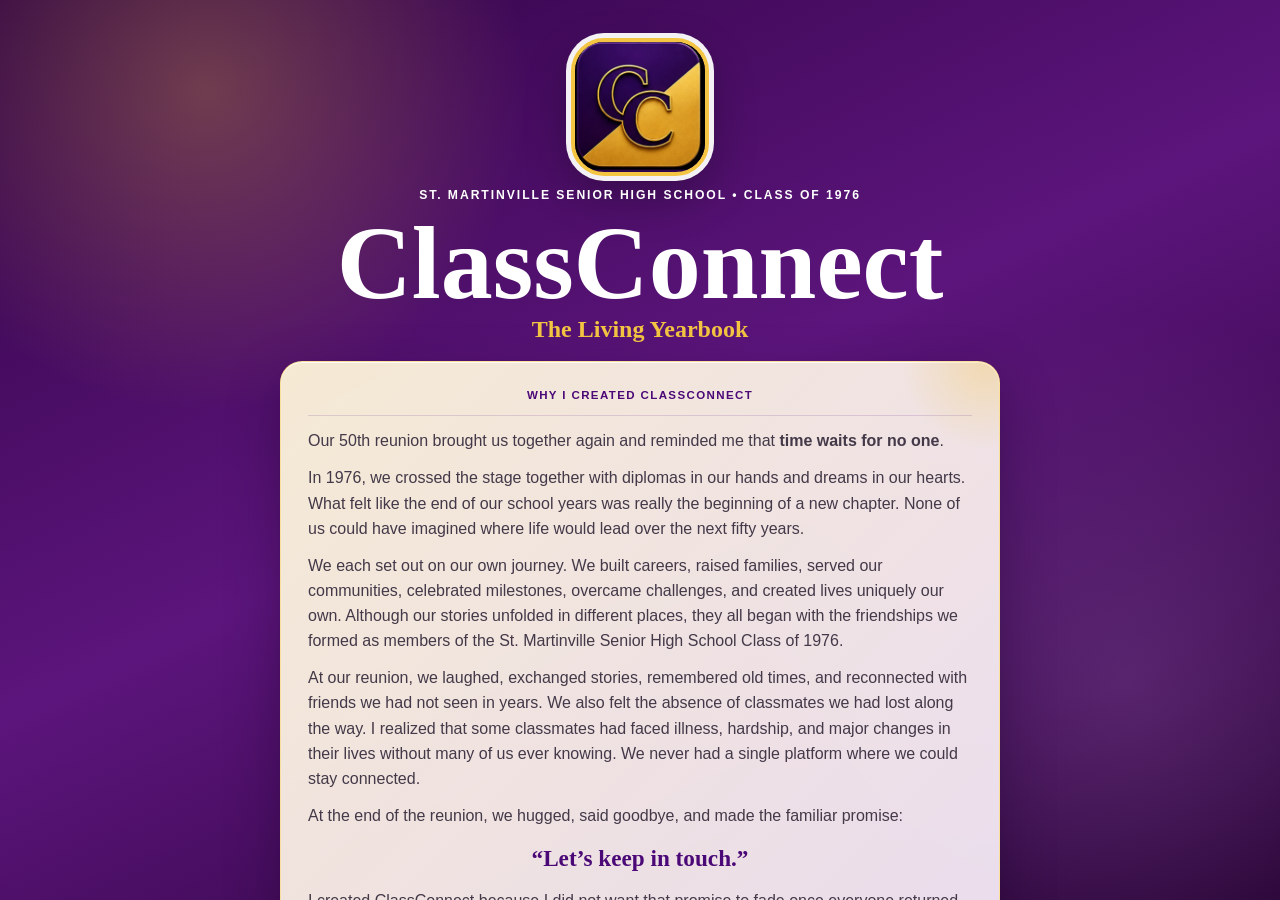
<file: index.html>
<!DOCTYPE html>
<html lang="en">
<head>
  <meta charset="UTF-8">
  <meta name="viewport" content="width=device-width, initial-scale=1, viewport-fit=cover">
  <meta name="theme-color" content="#2c063e">
  <meta name="apple-mobile-web-app-capable" content="yes">
  <meta name="apple-mobile-web-app-title" content="ClassConnect">
  <link rel="manifest" href="manifest.webmanifest">
  <link rel="icon" href="icon-192.png" type="image/png">
  <title>ClassConnect — The Living Yearbook</title>
  <link rel="stylesheet" href="styles.css?v=284">
</head>
<body>
<section id="introScreen" class="intro-screen intro-purpose-v263">
  <div class="intro-content intro-purpose-content-v263">
    <img class="crest-large option4-logo" src="classconnect-logo.png" alt="ClassConnect logo">
    <p class="intro-kicker">ST. MARTINVILLE SENIOR HIGH SCHOOL • CLASS OF 1976</p>
    <h1>ClassConnect</h1>
    <h2>The Living Yearbook</h2>

    <div class="welcome-purpose-card-v263">
      <p class="eyebrow purple">WHY I CREATED CLASSCONNECT</p>

      <p>Our 50th reunion brought us together again and reminded me that <strong>time waits for no one</strong>.</p>

      <p>In 1976, we crossed the stage together with diplomas in our hands and dreams in our hearts. What felt like the end of our school years was really the beginning of a new chapter. None of us could have imagined where life would lead over the next fifty years.</p>

      <p>We each set out on our own journey. We built careers, raised families, served our communities, celebrated milestones, overcame challenges, and created lives uniquely our own. Although our stories unfolded in different places, they all began with the friendships we formed as members of the St. Martinville Senior High School Class of 1976.</p>

      <p>At our reunion, we laughed, exchanged stories, remembered old times, and reconnected with friends we had not seen in years. We also felt the absence of classmates we had lost along the way. I realized that some classmates had faced illness, hardship, and major changes in their lives without many of us ever knowing. We never had a single platform where we could stay connected.</p>

      <p>At the end of the reunion, we hugged, said goodbye, and made the familiar promise:</p>
      <p class="welcome-promise-v263">“Let’s keep in touch.”</p>

      <p>I created ClassConnect because I did not want that promise to fade once everyone returned to their everyday lives. ClassConnect is more than a directory or a reunion website. It is our living yearbook—a place where we can share our stories, celebrate milestones, support one another, remember the classmates we have lost, renew old friendships, and continue writing new chapters together.</p>

      <p class="welcome-closing-v263">Welcome home. Our journey continues.</p>
      <p class="welcome-signature-v264">— Kevin Wiltz</p>
    </div>

    <button id="enterAppBtn" class="gold-button enter-classconnect-v263">Enter ClassConnect →</button>
  </div>
</section>

<div id="appShell" class="app-shell hidden">
  <aside class="sidebar">
    <div class="school-brand">
      <img class="sidebar-crest option4-logo" src="classconnect-logo.png" alt="ClassConnect logo">
      <div>
        <strong>ST. MARTINVILLE</strong>
        <small>SENIOR HIGH SCHOOL</small>
        <em>CLASS OF 1976</em>
      </div>
    </div>

    <nav class="side-nav">
      <button class="active" data-nav="homeView"><span>🏠</span>Home</button>
      <button data-nav="contactDirectoryView"><span>📇</span>Class Directory</button>
      <button data-nav="peopleView"><span>👥</span>Where Are They Now?</button>
      <button data-nav="feedView"><span>💬</span>Community Feed</button>
      <button data-nav="memoriesView"><span>📸</span>Photos</button>
      <button data-nav="storyView"><span>📖</span>Our Journey</button>
      <button data-nav="eventsView"><span>📅</span>Events</button>
      <button data-nav="memorialView"><span>🌳</span>Memorial Garden</button>
    </nav>

    <div class="sidebar-note">
      <p>THE LIVING YEARBOOK</p>
      <strong>Our stories did not end in 1976.</strong>
      <button id="showWelcomeBtn" class="sidebar-link">Show welcome screen</button>
    </div>
  </aside>

  <div class="main-shell">
    <header class="topbar">
      <button id="menuBtn" class="menu-button">☰</button>
      <div class="top-title"><img class="top-option4-logo" src="classconnect-logo.png" alt=""><span>The Living Yearbook</span></div>
      <label class="top-search">
        <input id="globalSearch" type="search" placeholder="Find a classmate...">
        <span>⌕</span>
      </label>
      <button id="installBtn" class="install-button" hidden>Install</button>
    </header>

    <main>
      <section id="homeView" class="view active">
        <section class="hero hero-v23"><div class="hero-sun" aria-hidden="true"></div><div class="hero-butterfly butterfly-one" aria-hidden="true">🦋</div><div class="hero-butterfly butterfly-two" aria-hidden="true">🦋</div>
          <div class="hero-copy">
            <p id="greeting" class="eyebrow gold">WELCOME HOME</p>
            <p class="hero-school">St. Martinville Senior High School</p>
            <h1>Class of 1976</h1>
            <h2>50 Years Later… Our Journey Continues</h2>
            <p>Every classmate has a story worth preserving—and every story helps keep our class connected.</p>
            <div class="hero-actions hero-journey-action-v265">
              <span class="journey-next-label-v266">YOUR NEXT STEP</span>
              <button data-nav="storyView" class="gold-button journey-hero-button-v265 journey-hero-button-v266">
                <span>From Then to Now</span><small>Where It Began to Where We Are →</small>
              </button>
            </div>
          </div>
        </section>
        <section class="home-action-bridge-v265 home-action-flow-v266" aria-label="Share and connect">
          <p class="home-action-step-v266">After reading our journey, add your own chapter.</p>
          <button data-open="profileModal" class="home-action-card-v265 add-story-card-v266 add-story-card-v267">
            <span class="home-action-icon-v265 add-story-icon-v267">✎</span>
            <span class="add-story-copy-v267"><em>WRITE YOUR CHAPTER</em><strong>Add My Story</strong><small>Add your chapter to our living yearbook</small></span>
            <span class="action-arrow-v266">→</span>
          </button>
        </section>
        <!-- Keep these counters in the DOM for app.js, but hide the card from view. -->
        <section class="class-today-data-hooks" aria-hidden="true" hidden>
          <strong id="classmateCount">0</strong>
          <strong id="messageCount">0</strong>
          <strong id="birthdayCount">0</strong>
        </section>
        <section class="home-primary-path-v281" aria-label="Continue exploring ClassConnect">
          <button data-nav="peopleView" class="primary-path-card-v281 people-path-card-v281">
            <span>👥</span>
            <div><strong>Where Are They Now?</strong><small>See the stories and journeys of your classmates</small></div>
            <b>→</b>
          </button>
          <button data-nav="memoriesView" class="primary-path-card-v281 photos-path-card-v281">
            <span>📸</span>
            <div><strong>Photos Gallery</strong><small>Browse class photos from then to now</small></div>
            <b>→</b>
          </button>
        </section>

        <section class="help-guide-section-v282" aria-label="ClassConnect help">
          <button type="button" class="help-guide-card-v282" onclick="window.location.href='./function-guide.html'">
            <span>📘</span>
            <div>
              <strong>How to Use ClassConnect</strong>
              <small>Read simple instructions for every feature, including how to install ClassConnect on iPhone and Android.</small>
            </div>
            <b>Read Guide →</b>
          </button>
        </section>

        <section class="home-primary-path-v281" aria-label="Memorial Garden">
          <button data-nav="memorialView" class="primary-path-card-v281 people-path-card-v281">
            <span>🌳</span>
            <div><strong>Memorial Garden</strong><small>Celebrate the lives and memories of classmates who remain part of our story</small></div>
            <b>→</b>
          </button>
        </section>

        <section class="home-primary-path-v281" aria-label="ClassConnect events">
          <button data-nav="eventsView" class="primary-path-card-v281 events-path-card-v281">
            <span>📅</span>
            <div><strong>Events</strong><small>See what’s coming up and what we’ve shared</small></div>
            <b>→</b>
          </button>
        </section>

        <section class="quick-access quick-access-v23">
          <button data-nav="contactDirectoryView" class="class-directory-card-v271"><span>📇</span><div><strong>Class Directory</strong><small>Phone numbers, emails, and ways to reconnect</small></div></button>
          <button data-open="findStoryModal" class="edit-story-quick-v251"><span>✏️</span><div><strong>Edit My Story</strong><small>Find your yearbook page</small></div></button>
          <button data-nav="feedView"><span>💬</span><div><strong>Community Feed</strong><small>Greetings and updates</small></div></button>
          <button data-nav="storyView"><span>📖</span><div><strong>Our Journey</strong><small>Why I created ClassConnect</small></div></button>
        </section>
        <section class="home-feature-grid">
          <article class="spotlight-card">
            <div class="section-label"><small>TODAY’S</small><span>🌟 CLASSMATE SPOTLIGHT</span></div>
            <div id="classmateSpotlight" class="spotlight-content"><p class="loading-copy">Choosing today’s spotlight…</p></div>
          </article>
          <article class="birthday-spotlight-card">
            <div class="section-label">🎂 BIRTHDAY SPOTLIGHT</div>
            <div id="birthdaySpotlight" class="birthday-spotlight-content"><p class="loading-copy">Checking this month’s birthdays…</p></div>
          </article>
        </section>
        <section class="dashboard-grid dashboard-grid-v23">
          <article class="dashboard-card"><header><strong>WHO’S NEW</strong><button data-nav="peopleView">View all</button></header><div id="newClassmates"></div></article>
          <article class="dashboard-card wide"><header><strong>RECENT COMMUNITY FEED</strong><button data-nav="feedView">View all</button></header><div id="homeFeed"></div></article>
          <article class="quote-card"><p class="quote-mark">“</p><blockquote id="homeQuote">The memories never graduated.</blockquote><small>— Class of 1976</small></article>
        </section>
      </section>

      <section id="peopleView" class="view">
        <div class="return-home-wrap-v284" style="display:block;margin:0 0 12px;">
          <button type="button" class="return-home-button-v284" data-nav="homeView"
            style="display:inline-flex;align-items:center;gap:8px;min-height:44px;padding:10px 16px;margin:0 0 16px;border:2px solid #5b168a;border-radius:999px;background:#ffffff;color:#4b0877;font-weight:800;font-size:15px;box-shadow:0 5px 14px rgba(51,8,76,.16);cursor:pointer;">
            <span>←</span> Return to Home
          </button>
        </div>
        <div class="page-heading">
          <div>
            <p class="eyebrow purple">THE LIVING YEARBOOK</p>
            <h1>Where Are They Now?</h1>
            <p class="page-intro">Reconnect through the stories, memories, and life journeys of the Class of 1976.</p>
          </div>
          <div class="story-heading-actions-v251">
            <button data-open="findStoryModal" class="edit-story-button-v251">Edit My Story</button>
            <button data-open="profileModal" class="round-button">＋</button>
          </div>
        </div>

        <div class="directory-controls">
          <label class="directory-search"><span>⌕</span><input id="directorySearch" type="search" placeholder="Search by name, city, state, or career"></label>
          <div class="view-buttons">
            <button id="listViewBtn" class="active">☷ List</button>
            <button id="gridViewBtn">▦ Cards</button>
          </div>
        </div>

        <div class="privacy-note">🔒 Contact information appears only when classmates choose to share it.</div>
        <div id="directoryGrid" class="directory list-mode"></div>
        <p id="directoryEmpty" class="empty-state" hidden>No classmates match your search.</p>
        <div id="pagination" class="pagination"></div>
      </section>


      <section id="contactDirectoryView" class="view contact-directory-view-v27">
        <div class="return-home-wrap-v284" style="display:block;margin:0 0 12px;">
          <button type="button" class="return-home-button-v284" data-nav="homeView"
            style="display:inline-flex;align-items:center;gap:8px;min-height:44px;padding:10px 16px;margin:0 0 16px;border:2px solid #5b168a;border-radius:999px;background:#ffffff;color:#4b0877;font-weight:800;font-size:15px;box-shadow:0 5px 14px rgba(51,8,76,.16);cursor:pointer;">
            <span>←</span> Return to Home
          </button>
        </div>
        <div class="directory-hero-v27">
          <div>
            <p class="eyebrow gold">CLASS OF 1976</p>
            <h1>Class Directory</h1>
            <p>A simple place to find classmates and stay connected. Contact information appears only when each classmate chooses to share it.</p>
          </div>
          <span class="directory-book-v27" aria-hidden="true">📇</span>
        </div>

        <div class="directory-tools-v27">
          <label class="contact-search-v27">
            <span>⌕</span>
            <input id="contactDirectorySearch" type="search" placeholder="Search name, maiden name, city, or state">
          </label>
          <p class="privacy-note-v27">🔒 Phone numbers, email addresses, and mailing addresses are shown only with permission.</p>
        </div>

        <div id="contactDirectoryGrid" class="contact-directory-grid-v27">
          <div class="contact-directory-loading-v27">Loading the class directory…</div>
        </div>
        <p id="contactDirectoryEmpty" class="empty-state" hidden>No classmates match your search.</p>
      </section>

      <section id="feedView" class="view">
        <div class="return-home-wrap-v284" style="display:block;margin:0 0 12px;">
          <button type="button" class="return-home-button-v284" data-nav="homeView"
            style="display:inline-flex;align-items:center;gap:8px;min-height:44px;padding:10px 16px;margin:0 0 16px;border:2px solid #5b168a;border-radius:999px;background:#ffffff;color:#4b0877;font-weight:800;font-size:15px;box-shadow:0 5px 14px rgba(51,8,76,.16);cursor:pointer;">
            <span>←</span> Return to Home
          </button>
        </div>
        <div class="page-heading">
          <div><p class="eyebrow purple">OUR COMMUNITY</p><h1>Community Feed</h1><p class="page-intro">A friendly place to say hello, share news, and keep the conversation going.</p></div>
          <button data-open="messageModal" class="round-button">＋</button>
        </div>
        <div id="messageFeed" class="feed-list"></div>
      </section>

      <section id="memoriesView" class="view">
        <div class="return-home-wrap-v284" style="display:block;margin:0 0 12px;">
          <button type="button" class="return-home-button-v284" data-nav="homeView"
            style="display:inline-flex;align-items:center;gap:8px;min-height:44px;padding:10px 16px;margin:0 0 16px;border:2px solid #5b168a;border-radius:999px;background:#ffffff;color:#4b0877;font-weight:800;font-size:15px;box-shadow:0 5px 14px rgba(51,8,76,.16);cursor:pointer;">
            <span>←</span> Return to Home
          </button>
        </div>
        <div class="page-heading"><div><p class="eyebrow purple">THEN & NOW</p><h1>Photos Gallery</h1></div></div>
        <a class="feature-panel" href="https://qrowdpics.com/smsh50reunion" target="_blank" rel="noopener">
          <span>📸</span><div><strong>50th Reunion Gallery</strong><small>View and share reunion photos</small></div><b>›</b>
        </a>
      </section>

      <section id="storyView" class="view journey-view-v231">
        <div class="return-home-wrap-v284" style="display:block;margin:0 0 12px;">
          <button type="button" class="return-home-button-v284" data-nav="homeView"
            style="display:inline-flex;align-items:center;gap:8px;min-height:44px;padding:10px 16px;margin:0 0 16px;border:2px solid #5b168a;border-radius:999px;background:#ffffff;color:#4b0877;font-weight:800;font-size:15px;box-shadow:0 5px 14px rgba(51,8,76,.16);cursor:pointer;">
            <span>←</span> Return to Home
          </button>
        </div>
        <div class="journey-hero-v231">
          <p class="eyebrow gold">1964 — TODAY</p>
          <h1>Our Journey</h1>
          <p>More than a reunion. A lifetime of friendships.</p>
        </div>

        <div class="journey-timeline-v231">
          <article class="journey-chapter-v231">
            <div class="journey-year-v231">1964</div>
            <div class="journey-card-v231">
              <span class="journey-icon-v231">🏫</span>
              <p class="eyebrow purple">WHERE IT ALL BEGAN</p>
              <h2>Notre Dame Catholic School</h2>
              <p>Some of us first met in 1964 at Notre Dame Catholic School. We still remember the sound of Mother Bridget ringing the school bell—and, yes, the leather strap that reminded us to stay on our best behavior. Those memories still bring smiles and laughter more than sixty years later.</p>
              <p>Back then, Catholic schools were still segregated. None of us realized we were living through a chapter of history that would shape both our community and our lives.</p>
            </div>
          </article>

          <article class="journey-chapter-v231">
            <div class="journey-year-v231">1971–72</div>
            <div class="journey-card-v231">
              <span class="journey-icon-v231">🤝</span>
              <p class="eyebrow purple">A NEW BEGINNING</p>
              <h2>Our Paths Came Together</h2>
              <p>In 1971, many of us became part of the first year of integration at Trinity Catholic Elementary School. Then, in 1972, as the Catholic schools ended with the eighth grade, many of us entered St. Martinville Junior High together.</p>
              <p>Something special happened there. Classmates became teammates. Neighbors became lifelong friends. We laughed together, learned together, got into a little trouble together, and grew up together. That was where the journey of the St. Martinville Senior High School Class of 1976 truly began.</p>
            </div>
          </article>

          <article class="journey-chapter-v231">
            <div class="journey-year-v231">1976</div>
            <div class="journey-card-v231">
              <span class="journey-icon-v231">🎓</span>
              <p class="eyebrow purple">THE ROAD AHEAD</p>
              <h2>Life Took Us in Different Directions</h2>
              <p>Graduation came in 1976. Like seeds carried by the wind, our lives spread in many different directions. Some stayed close to home. Others crossed the country.</p>
              <p>We built careers, raised families, served our communities, celebrated milestones, faced hardships, and created lives we could never have imagined as teenagers. Some friendships stayed strong. Others quietly faded—not because we stopped caring, but simply because life happened.</p>
            </div>
          </article>

          <article class="journey-chapter-v231">
            <div class="journey-year-v231">10–50</div>
            <div class="journey-card-v231">
              <span class="journey-icon-v231">⏳</span>
              <p class="eyebrow purple">THE SPEED OF TIME</p>
              <h2>Where Did the Years Go?</h2>
              <p>When we were teenagers, fifty years seemed like forever. Then one reunion became another: ten years, fifteen years, twenty years—and somehow we found ourselves celebrating our 50th reunion.</p>
              <p>Time never asked our permission. It simply kept moving. Every reunion reminded us that the years disappear far more quickly than we ever imagined.</p>
            </div>
          </article>

          <article class="journey-chapter-v231">
            <div class="journey-year-v231">Always</div>
            <div class="journey-card-v231 journey-legacy-bridge-v231">
              <span class="journey-icon-v231">🌳</span>
              <p class="eyebrow purple">THE FRIENDS WE CARRY WITH US</p>
              <h2>Forever Part of Our Class</h2>
              <p>Along the way, we lost classmates we loved. Every reunion includes familiar faces—and faces we wish were still sitting beside us. They may no longer answer roll call, but they will always answer in our hearts.</p>
              <p>Our Memorial Garden exists because memories deserve a home. Every photograph, every shared story, and every laugh remembered keeps their spirit alive within our class family.</p>
              <button data-nav="memorialView" class="journey-garden-button-v231">Visit the Memorial Garden →</button>
            </div>
          </article>

          <article class="journey-chapter-v231">
            <div class="journey-year-v231">Today</div>
            <div class="journey-card-v231 journey-mission-v231">
              <span class="journey-icon-v231">💜</span>
              <p class="eyebrow purple">WHY WE BUILT CLASS CONNECT</p>
              <h2>Friendships Deserve More Than a Reunion</h2>
              <p>This community was created so birthdays do not go unnoticed, accomplishments can be celebrated, prayers and encouragement can be shared, and classmates can reconnect before another decade slips away.</p>
              <p>Because one phone call, one message, one visit, or one sympathetic ear can mean more than we may ever know.</p>
            </div>
          </article>

          <article class="journey-chapter-v231">
            <div class="journey-year-v231">Next</div>
            <div class="journey-card-v231 journey-promise-v231">
              <span class="journey-icon-v231">✨</span>
              <p class="eyebrow gold">OUR PROMISE</p>
              <h2>Our Journey Isn’t Over</h2>
              <p>Let’s not wait for another reunion to reconnect. Let’s not learn months later that someone was sick. Let’s not say, “I wish I had called,” “I wish I had reached out,” or “I wish I had known.”</p>
              <p>Instead, let’s celebrate each other’s victories, lift one another through difficult days, share our stories, laugh like classmates again, and remember those who walked beside us.</p>
              <p class="journey-closing-v231">Because although our school days are behind us, <strong>our journey isn’t over.</strong></p>
              <h3>Let’s Class Connect.</h3>
            </div>
          </article>
        </div>
      </section>

      <section id="eventsView" class="view events-view-v25">
        <div class="return-home-wrap-v284" style="display:block;margin:0 0 12px;">
          <button type="button" class="return-home-button-v284" data-nav="homeView"
            style="display:inline-flex;align-items:center;gap:8px;min-height:44px;padding:10px 16px;margin:0 0 16px;border:2px solid #5b168a;border-radius:999px;background:#ffffff;color:#4b0877;font-weight:800;font-size:15px;box-shadow:0 5px 14px rgba(51,8,76,.16);cursor:pointer;">
            <span>←</span> Return to Home
          </button>
        </div>
        <div class="events-hero-v25">
          <div>
            <p class="eyebrow gold">CLASS CONNECTIONS</p>
            <h1>Community Events</h1>
            <p>Stay connected through reunions, lunches, birthdays, celebrations, and community gatherings.</p>
          </div>
          <button data-open="eventModal" class="event-submit-button-v25">＋ Share an Event</button>
        </div>

        <div class="events-review-note-v25">
          <span>✓</span>
          <p>Submitted events are reviewed before they appear publicly.</p>
        </div>

        <section id="nextEventSection" class="next-event-section-v25" hidden>
          <p class="eyebrow purple">COMING UP NEXT</p>
          <div id="nextEventCard"></div>
        </section>

        <div class="events-section-heading-v25">
          <div>
            <p class="eyebrow purple">SAVE THE DATE</p>
            <h2>Upcoming Events</h2>
          </div>
        </div>
        <div id="upcomingEvents" class="events-grid-v25"></div>
        <p id="noUpcomingEvents" class="events-empty-v25">No approved upcoming events have been posted yet.</p>

        <details class="past-events-v25">
          <summary>View Past Events</summary>
          <div id="pastEvents" class="events-grid-v25"></div>
          <p id="noPastEvents" class="events-empty-v25">No past events yet.</p>
        </details>
      </section>

      <section id="memorialView" class="view memorial-view legacy-view-v231">
        <div class="return-home-wrap-v284" style="display:block;margin:0 0 12px;">
          <button type="button" class="return-home-button-v284" data-nav="homeView"
            style="display:inline-flex;align-items:center;gap:8px;min-height:44px;padding:10px 16px;margin:0 0 16px;border:2px solid #5b168a;border-radius:999px;background:#ffffff;color:#4b0877;font-weight:800;font-size:15px;box-shadow:0 5px 14px rgba(51,8,76,.16);cursor:pointer;">
            <span>←</span> Return to Home
          </button>
        </div>
        <div class="legacy-hero-v231">
          <div class="legacy-tree-v231">🌳</div>
          <p class="eyebrow purple">FOREVER CLASSMATES</p>
          <h1>Memorial Garden</h1>
          <p>A joyful place to celebrate the lives, laughter, and lasting impact of classmates who remain forever part of our story.</p>
        </div>

        <div class="legacy-message-v231">
          <span>🦋</span>
          <div><h2>Their memories continue to bloom.</h2><p>Not simply a list of those we lost—a garden of lives we were blessed to share.</p></div>
          <span>🌼</span>
        </div>

        <div class="legacy-names-v231">
            <article class="legacy-name-v231"><span>🌺</span><div><strong>Annette Pierre</strong><small>Forever remembered • Forever connected</small></div></article>
            <article class="legacy-name-v231"><span>🌻</span><div><strong>Atheline Cormier</strong><small>Forever remembered • Forever connected</small></div></article>
            <article class="legacy-name-v231"><span>🌸</span><div><strong>B. McGraw Charles</strong><small>Forever remembered • Forever connected</small></div></article>
            <article class="legacy-name-v231"><span>🌼</span><div><strong>Brenda Sias</strong><small>Forever remembered • Forever connected</small></div></article>
            <article class="legacy-name-v231"><span>🌷</span><div><strong>Chris Faulk</strong><small>Forever remembered • Forever connected</small></div></article>
            <article class="legacy-name-v231"><span>🌹</span><div><strong>Chris Robertson</strong><small>Forever remembered • Forever connected</small></div></article>
            <article class="legacy-name-v231"><span>🌺</span><div><strong>Darrell Narcisse</strong><small>Forever remembered • Forever connected</small></div></article>
            <article class="legacy-name-v231"><span>🌻</span><div><strong>Debra Batiste</strong><small>Forever remembered • Forever connected</small></div></article>
            <article class="legacy-name-v231"><span>🌸</span><div><strong>Edward Raymond</strong><small>Forever remembered • Forever connected</small></div></article>
            <article class="legacy-name-v231"><span>🌼</span><div><strong>Ernest Joseph</strong><small>Forever remembered • Forever connected</small></div></article>
            <article class="legacy-name-v231"><span>🌷</span><div><strong>Evelyn Drake</strong><small>Forever remembered • Forever connected</small></div></article>
            <article class="legacy-name-v231"><span>🌹</span><div><strong>Gary Charles</strong><small>Forever remembered • Forever connected</small></div></article>
            <article class="legacy-name-v231"><span>🌺</span><div><strong>Gary Guidry</strong><small>Forever remembered • Forever connected</small></div></article>
            <article class="legacy-name-v231"><span>🌻</span><div><strong>Glenn Perrodin</strong><small>Forever remembered • Forever connected</small></div></article>
            <article class="legacy-name-v231"><span>🌸</span><div><strong>Horace Cole</strong><small>Forever remembered • Forever connected</small></div></article>
            <article class="legacy-name-v231"><span>🌼</span><div><strong>Jody Anthony</strong><small>Forever remembered • Forever connected</small></div></article>
            <article class="legacy-name-v231"><span>🌷</span><div><strong>Jules Charles</strong><small>Forever remembered • Forever connected</small></div></article>
            <article class="legacy-name-v231"><span>🌹</span><div><strong>Kenneth Lastrappe</strong><small>Forever remembered • Forever connected</small></div></article>
            <article class="legacy-name-v231"><span>🌺</span><div><strong>Larry Broussard</strong><small>Forever remembered • Forever connected</small></div></article>
            <article class="legacy-name-v231"><span>🌻</span><div><strong>Lee Williams</strong><small>Forever remembered • Forever connected</small></div></article>
            <article class="legacy-name-v231"><span>🌸</span><div><strong>Linda Batiste</strong><small>Forever remembered • Forever connected</small></div></article>
            <article class="legacy-name-v231"><span>🌼</span><div><strong>Linda Bonhomme</strong><small>Forever remembered • Forever connected</small></div></article>
            <article class="legacy-name-v231"><span>🌷</span><div><strong>Linda George</strong><small>Forever remembered • Forever connected</small></div></article>
            <article class="legacy-name-v231"><span>🌹</span><div><strong>Lois Gulliam</strong><small>Forever remembered • Forever connected</small></div></article>
            <article class="legacy-name-v231"><span>🌺</span><div><strong>Manuel Mallery</strong><small>Forever remembered • Forever connected</small></div></article>
            <article class="legacy-name-v231"><span>🌻</span><div><strong>Mark Mitchell</strong><small>Forever remembered • Forever connected</small></div></article>
            <article class="legacy-name-v231"><span>🌸</span><div><strong>Mary Alice Sam</strong><small>Forever remembered • Forever connected</small></div></article>
            <article class="legacy-name-v231"><span>🌼</span><div><strong>Mary Joyce Leon</strong><small>Forever remembered • Forever connected</small></div></article>
            <article class="legacy-name-v231"><span>🌷</span><div><strong>Nolan Charles Jr.</strong><small>Forever remembered • Forever connected</small></div></article>
            <article class="legacy-name-v231"><span>🌹</span><div><strong>Perry Pierre</strong><small>Forever remembered • Forever connected</small></div></article>
            <article class="legacy-name-v231"><span>🌺</span><div><strong>Phyllis Williams</strong><small>Forever remembered • Forever connected</small></div></article>
            <article class="legacy-name-v231"><span>🌻</span><div><strong>Ray Marshall</strong><small>Forever remembered • Forever connected</small></div></article>
            <article class="legacy-name-v231"><span>🌸</span><div><strong>Richard Marshall</strong><small>Forever remembered • Forever connected</small></div></article>
            <article class="legacy-name-v231"><span>🌼</span><div><strong>Rickey Batiste</strong><small>Forever remembered • Forever connected</small></div></article>
            <article class="legacy-name-v231"><span>🌷</span><div><strong>Roland Allen</strong><small>Forever remembered • Forever connected</small></div></article>
            <article class="legacy-name-v231"><span>🌹</span><div><strong>Samuel Savoy</strong><small>Forever remembered • Forever connected</small></div></article>
            <article class="legacy-name-v231"><span>🌺</span><div><strong>Sharon Wiltz Abraham</strong><small>Forever remembered • Forever connected</small></div></article>
            <article class="legacy-name-v231"><span>🌻</span><div><strong>Sherman Hypolite</strong><small>Forever remembered • Forever connected</small></div></article>
            <article class="legacy-name-v231"><span>🌸</span><div><strong>Stella Orphe</strong><small>Forever remembered • Forever connected</small></div></article>
            <article class="legacy-name-v231"><span>🌼</span><div><strong>Terry Benjamin</strong><small>Forever remembered • Forever connected</small></div></article>
            <article class="legacy-name-v231"><span>🌷</span><div><strong>Tyrone Bowles</strong><small>Forever remembered • Forever connected</small></div></article>
            <article class="legacy-name-v231"><span>🌹</span><div><strong>Vernon Abbott</strong><small>Forever remembered • Forever connected</small></div></article>
            <article class="legacy-name-v231"><span>🌺</span><div><strong>Walter Lanky Stewart</strong><small>Forever remembered • Forever connected</small></div></article>
            <article class="legacy-name-v231"><span>🌻</span><div><strong>Wanda James Minor</strong><small>Forever remembered • Forever connected</small></div></article>
        </div>

        <div class="legacy-closing-v231">
          <h2>Every life added something beautiful to our class.</h2>
          <p>Gone from our sight, never from our story.</p>
          <small>St. Martinville Senior High School • Class of 1976</small>
        </div>
      </section>
    </main>

    <footer class="class-footer"><blockquote>“We didn’t realize we were making memories—we just knew we were having fun.”</blockquote></footer>

    <nav class="bottom-nav">
      <button class="active" data-nav="homeView"><span>🏠</span><small>Home</small></button>
      <button data-nav="contactDirectoryView"><span>📇</span><small>Directory</small></button>
      <button data-nav="feedView"><span>💬</span><small>Feed</small></button>
      <button data-nav="storyView"><span>📖</span><small>Journey</small></button>
      <button data-nav="eventsView"><span>📅</span><small>Events</small></button>
    </nav>
  </div>
</div>

<div id="profileModal" class="modal">
  <div class="sheet">
    <button class="close" data-close>×</button>
    <p class="eyebrow purple">YOUR YEARBOOK PAGE</p>
    <h2>Add My Story</h2>
    <p>Your information appears automatically after submission.</p>
    <form id="profileForm">
      <input type="hidden" name="recordId" id="profileRecordId">
      <input type="hidden" name="formMode" id="profileFormMode" value="add">
      <label>Profile photo<input id="profilePhotoInput" name="profilePhoto" type="file" accept="image/*"><small class="field-help">Choose one photo from your phone or computer. It will be resized automatically.</small></label>
      <div id="photoPreview" class="photo-preview hidden"></div>
      <label>Full name<input name="name" required maxlength="70"></label>
      <div class="two-column"><label>City<input name="city"></label><label>State<input name="state"></label></div>
      <label>Birthday<input name="birthday" type="date"></label>
      <label>Career / life chapter<input name="career" maxlength="100" placeholder="Retired teacher, business owner, proud grandparent..."></label>
      <label>Favorite school memory<textarea name="favoriteMemory" maxlength="500" placeholder="What memory still makes you smile?"></textarea></label>
      <label>Email<input name="email" type="email"></label>
      <label>Phone<input name="phone"></label>
      <label>My journey since graduation<textarea name="bio" maxlength="500" placeholder="Share a little about your family, work, interests, or life today."></textarea></label>
      <fieldset><legend>Show in directory</legend>
        <label class="check"><input type="checkbox" name="showEmail"> Email</label>
        <label class="check"><input type="checkbox" name="showPhone"> Phone</label>
      </fieldset>
      <button id="profileSubmitBtn" class="primary-button" type="submit">Add Me to the Living Yearbook</button>
    </form>
  </div>
</div>

<div id="messageModal" class="modal">
  <div class="sheet">
    <button class="close" data-close>×</button>
    <p class="eyebrow purple">OUR COMMUNITY</p>
    <h2>Post a Message</h2>
    <form id="messageForm">
      <label>Your name<input name="author" required></label>
      <label>Message<textarea name="text" required maxlength="500"></textarea></label>
      <button class="primary-button" type="submit">Post Message</button>
    </form>
  </div>
</div>


<div id="eventModal" class="modal">
  <div class="sheet event-sheet-v25">
    <button class="close" data-close>×</button>
    <p class="eyebrow purple">COMMUNITY CALENDAR</p>
    <h2>Share an Event</h2>
    <p class="event-form-intro-v25">Tell classmates what is happening. Your submission will be reviewed before it is posted.</p>

    <form id="eventForm">
      <label>Event title
        <input name="title" required maxlength="100" placeholder="Example: Class Lunch at Pat’s">
      </label>

      <label>Event type
        <select name="type" required>
          <option value="">Choose a type</option>
          <option>Reunion</option>
          <option>Lunch</option>
          <option>Dinner</option>
          <option>Birthday Celebration</option>
          <option>Celebration of Life</option>
          <option>Community Event</option>
          <option>Wedding</option>
          <option>Family Reunion</option>
          <option>Planning Meeting</option>
          <option>Other</option>
        </select>
      </label>

      <div class="two-column">
        <label>Date
          <input name="date" type="date" required>
        </label>
        <label>Time
          <input name="time" type="time">
        </label>
      </div>

      <label>Location
        <input name="location" maxlength="150" placeholder="Venue, city, or online">
      </label>

      <label>Description
        <textarea name="description" required maxlength="700" placeholder="Who is invited? What should classmates know?"></textarea>
      </label>

      <div class="two-column">
        <label>Organizer
          <input name="organizer" required maxlength="80">
        </label>
        <label>Phone or email
          <input name="contact" maxlength="120">
        </label>
      </div>

      <label>RSVP or information link <span class="field-help">(optional)</span>
        <input name="rsvpUrl" type="url" placeholder="https://">
      </label>

      <button class="primary-button" type="submit">Submit Event for Review</button>
    </form>
  </div>
</div>


<div id="findStoryModal" class="modal">
  <div class="sheet find-story-sheet-v251">
    <button class="close" data-close>×</button>
    <p class="eyebrow purple">YOUR YEARBOOK PAGE</p>
    <h2>Edit My Story</h2>
    <p class="find-story-intro-v251">
      Search for your name and select it from the results.
    </p>

    <div class="find-story-preview-v251">
      <span>🔎</span>
      <div>
        <strong>Find your existing story</strong>
        <p>After you select your name, your information will open so you can make changes and save them.</p>
      </div>
    </div>

    <form id="findStoryForm">
      <label>Search for your name
        <input id="editLookupName" type="search" autocomplete="off" placeholder="Type a first, last, or class name" required aria-controls="editNameResults" aria-autocomplete="list">
      </label>
      <div id="editNameResults" class="edit-name-results-v273" role="listbox" hidden></div>
      <p id="editSelectedName" class="edit-selected-name-v273" hidden></p>
      <button id="findStoryBtn" type="submit" class="primary-button">Find My Story</button>
    </form>

    <div id="storyLookupStatus" class="story-lookup-status-v251" role="status" aria-live="polite"></div>
  </div>
</div>

<div id="toast" class="toast"></div>
<script src="config.js"></script>
<script src="app.js"></script>
<script src="directory-v27.js"></script>
<script src="edit-story-v272.js?v=279"></script>
</body>
</html>
</file>
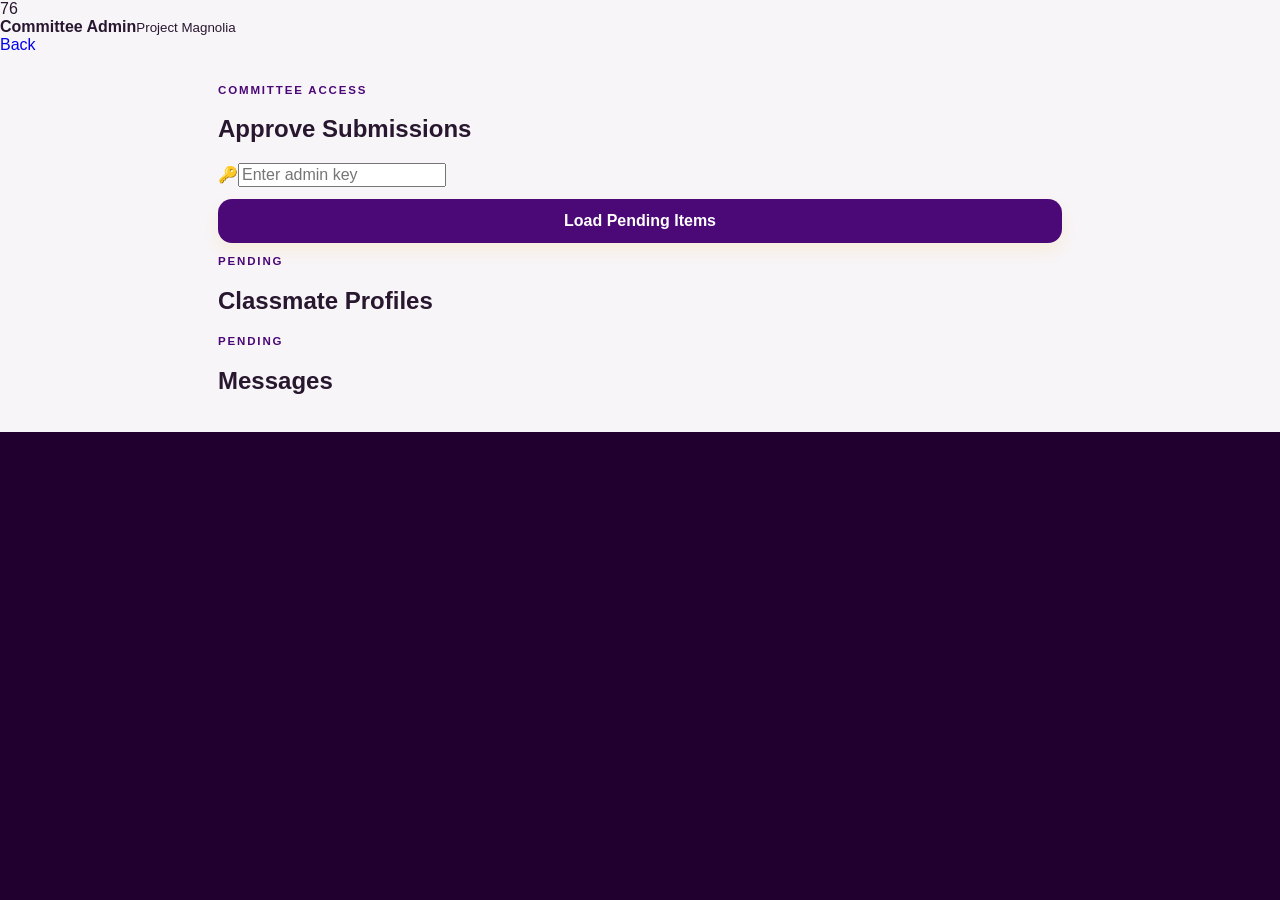
<file: admin.html>
<!DOCTYPE html>
<html lang="en">
<head>
  <meta charset="UTF-8"><meta name="viewport" content="width=device-width,initial-scale=1">
  <meta name="theme-color" content="#2c063e">
  <title>ClassConnect Admin</title>
  <link rel="stylesheet" href="styles.css">
</head>
<body>
<header class="app-header">
  <div class="brand"><div class="mini-crest">76</div><div><strong>Committee Admin</strong><small>Project Magnolia</small></div></div>
  <a class="install-pill" href="index.html" style="text-decoration:none">Back</a>
</header>
<main style="max-width:880px;margin:auto;padding:18px">
  <section class="section-block">
    <div class="view-heading"><div><p class="eyebrow purple">COMMITTEE ACCESS</p><h1>Approve Submissions</h1></div></div>
    <div class="home-post">
      <label class="search-box"><span>🔑</span><input id="adminKey" type="password" placeholder="Enter admin key"></label>
      <button id="loadPending" class="primary-button" style="margin-top:12px">Load Pending Items</button>
    </div>
  </section>
  <section class="section-block"><div class="section-title"><div><p class="eyebrow purple">PENDING</p><h2>Classmate Profiles</h2></div></div><div id="pendingProfiles"></div></section>
  <section class="section-block"><div class="section-title"><div><p class="eyebrow purple">PENDING</p><h2>Messages</h2></div></div><div id="pendingMessages"></div></section>
</main>
<div id="toast" class="toast"></div>
<script src="config.js"></script>
<script src="admin.js"></script>
</body>
</html>
</file>
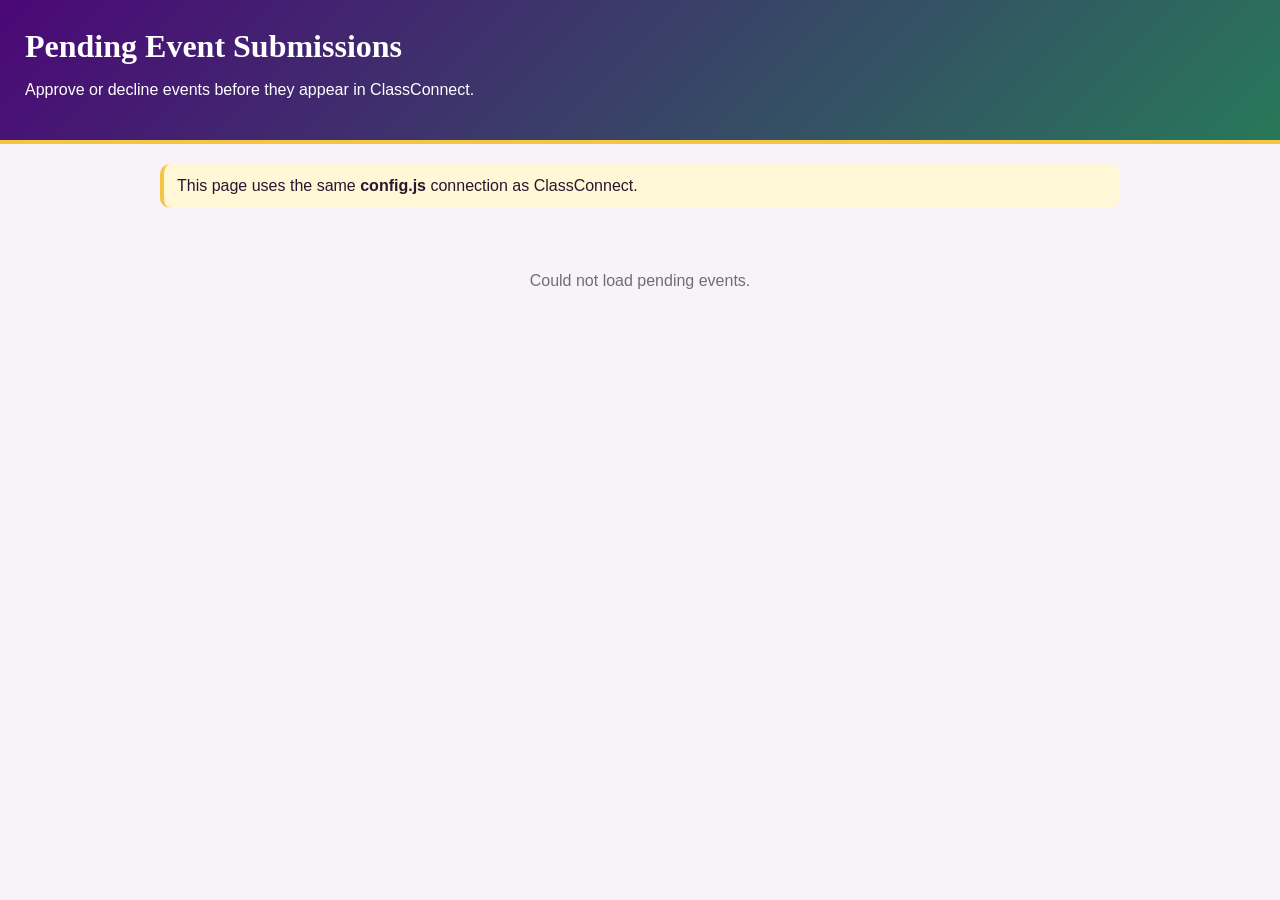
<file: events-admin.html>
<!DOCTYPE html>
<html lang="en">
<head>
  <meta charset="UTF-8">
  <meta name="viewport" content="width=device-width,initial-scale=1">
  <meta name="theme-color" content="#4b0877">
  <title>ClassConnect Event Review</title>
  <link rel="icon" href="icon-192.png" type="image/png">
  <style>
    :root{--purple:#4b0877;--gold:#f4c542;--paper:#f7f3f8;--ink:#28172f;--muted:#746b79;--green:#28785a;--red:#a73745}
    *{box-sizing:border-box}body{margin:0;background:var(--paper);color:var(--ink);font-family:Arial,sans-serif}
    header{padding:25px;background:linear-gradient(135deg,#4b0877,#28785a);color:#fff;border-bottom:4px solid var(--gold)}
    header h1{margin:.2rem 0;font-family:Georgia,serif}.wrap{max-width:1000px;margin:auto;padding:20px}
    .notice{padding:13px;border-left:4px solid var(--gold);background:#fff7d6;border-radius:10px}
    .grid{display:grid;gap:14px;margin-top:18px}.card{padding:18px;border-radius:16px;background:#fff;box-shadow:0 8px 22px rgba(51,8,76,.1)}
    .card h2{margin:.1rem 0;color:var(--purple);font-family:Georgia,serif}.meta{color:var(--muted);line-height:1.5}
    .actions{display:flex;gap:8px;flex-wrap:wrap;margin-top:14px}.actions button{border:0;border-radius:10px;padding:10px 14px;color:#fff;font-weight:900}
    .approve{background:var(--green)}.decline{background:var(--red)}.empty{text-align:center;padding:30px;color:var(--muted)}
  </style>
</head>
<body>
<header><h1>Pending Event Submissions</h1><p>Approve or decline events before they appear in ClassConnect.</p></header>
<main class="wrap">
  <div class="notice">This page uses the same <strong>config.js</strong> connection as ClassConnect.</div>
  <div id="pendingEvents" class="grid"></div>
  <p id="empty" class="empty">Loading pending events…</p>
</main>
<script src="config.js"></script>
<script>
const API_URL=(window.CLASSCONNECT_CONFIG?.apiUrl||"").trim();
const esc=v=>String(v??"").replace(/[&<>"']/g,c=>({"&":"&amp;","<":"&lt;",">":"&gt;",'"':"&quot;","'":"&#039;"}[c]));
function jsonp(action){return new Promise((resolve,reject)=>{const cb="ev_"+Date.now()+"_"+Math.floor(Math.random()*9999),s=document.createElement("script");window[cb]=d=>{delete window[cb];s.remove();resolve(d)};s.onerror=reject;s.src=API_URL+"?"+new URLSearchParams({action,callback:cb});document.body.appendChild(s)})}
async function post(action,payload){await fetch(API_URL,{method:"POST",mode:"no-cors",headers:{"Content-Type":"application/x-www-form-urlencoded;charset=UTF-8"},body:new URLSearchParams({action,payload:JSON.stringify(payload)})})}
async function load(){try{const r=await jsonp("getPendingEvents"),items=r.items||[],box=document.getElementById("pendingEvents"),empty=document.getElementById("empty");box.innerHTML=items.map(e=>`<article class="card"><h2>${esc(e.title)}</h2><div class="meta"><strong>${esc(e.type||"Event")}</strong><br>${esc(e.date||"")} ${esc(e.time||"")}<br>${esc(e.location||"")}<br>Submitted by: ${esc(e.organizer||"")}<p>${esc(e.description||"")}</p>${e.contact?`Contact: ${esc(e.contact)}`:""}</div><div class="actions"><button class="approve" onclick="review('${esc(e.id)}','approved')">Approve</button><button class="decline" onclick="review('${esc(e.id)}','declined')">Decline</button></div></article>`).join("");empty.textContent=items.length?"":"No pending events.";empty.hidden=items.length>0}catch(e){document.getElementById("empty").textContent="Could not load pending events."}}
async function review(id,status){await post("reviewEvent",{id,status});setTimeout(load,800)}
load();
</script>
</body>
</html>
</file>
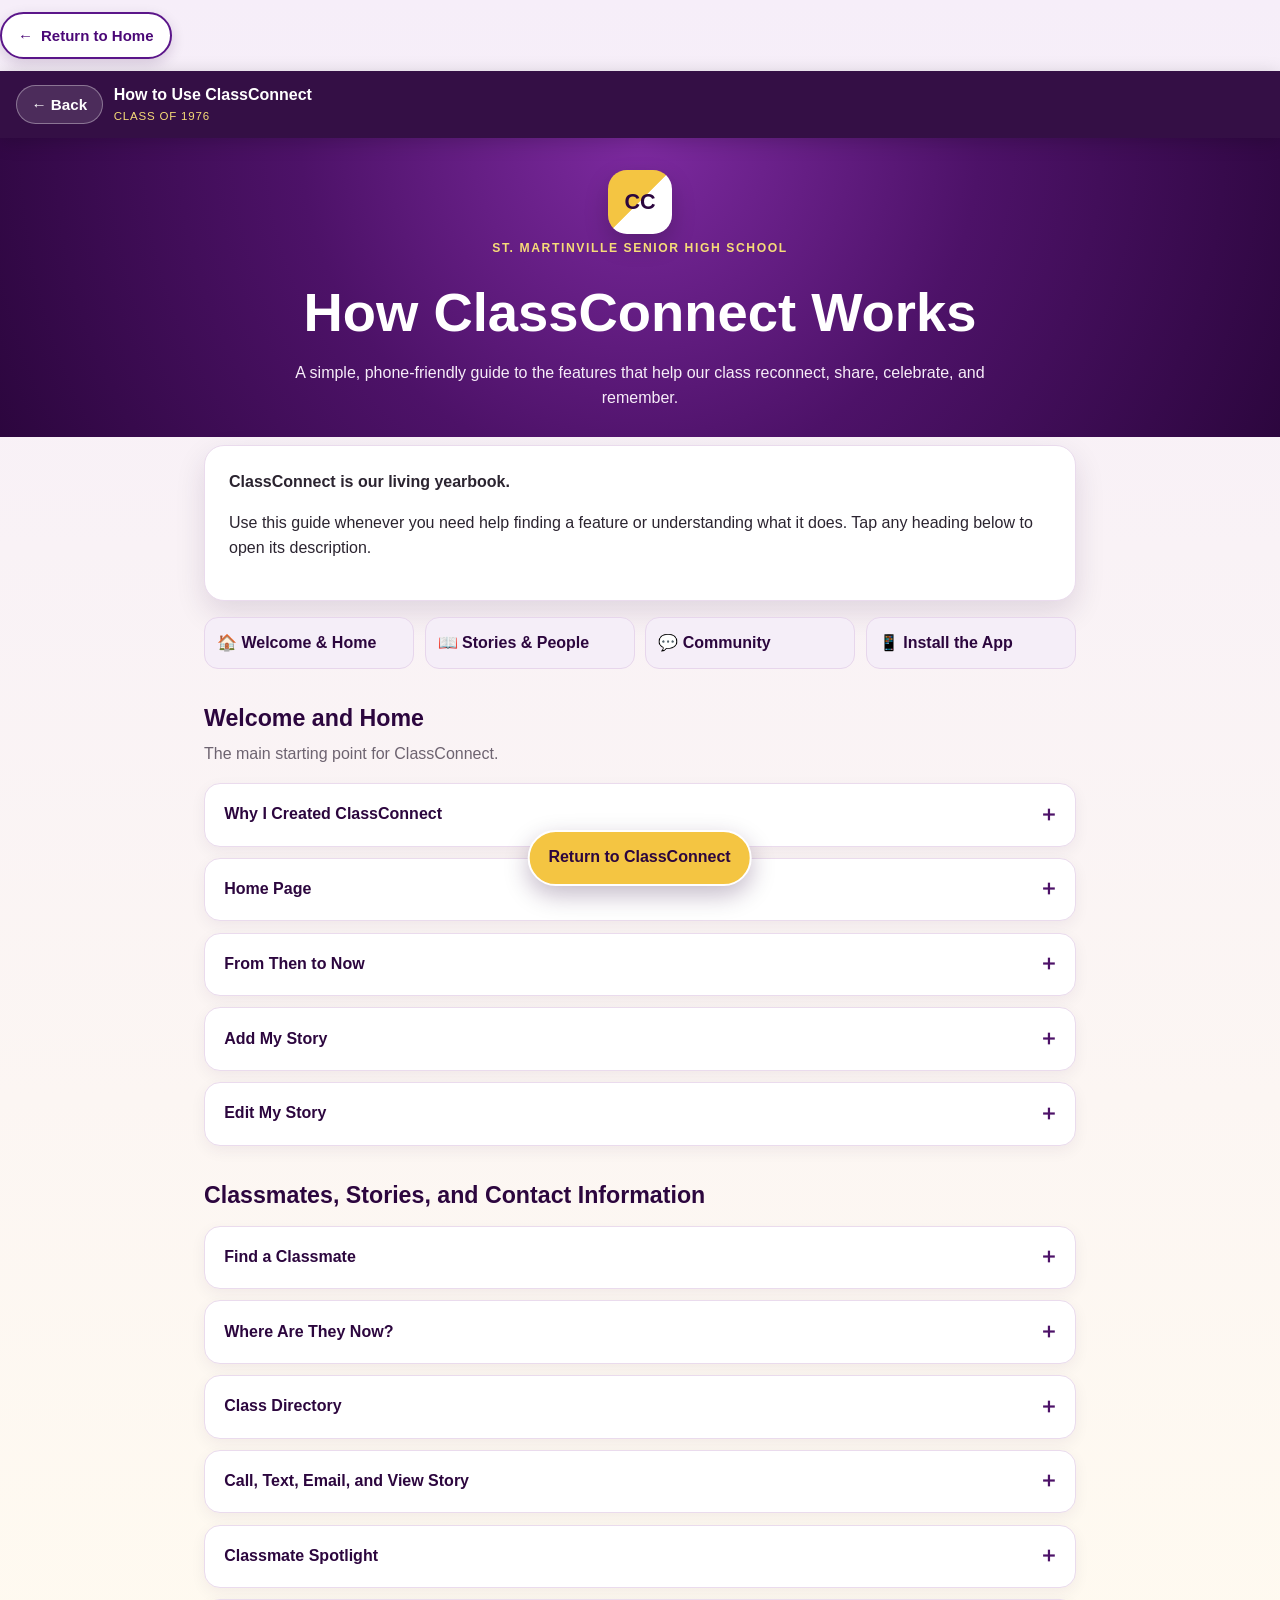
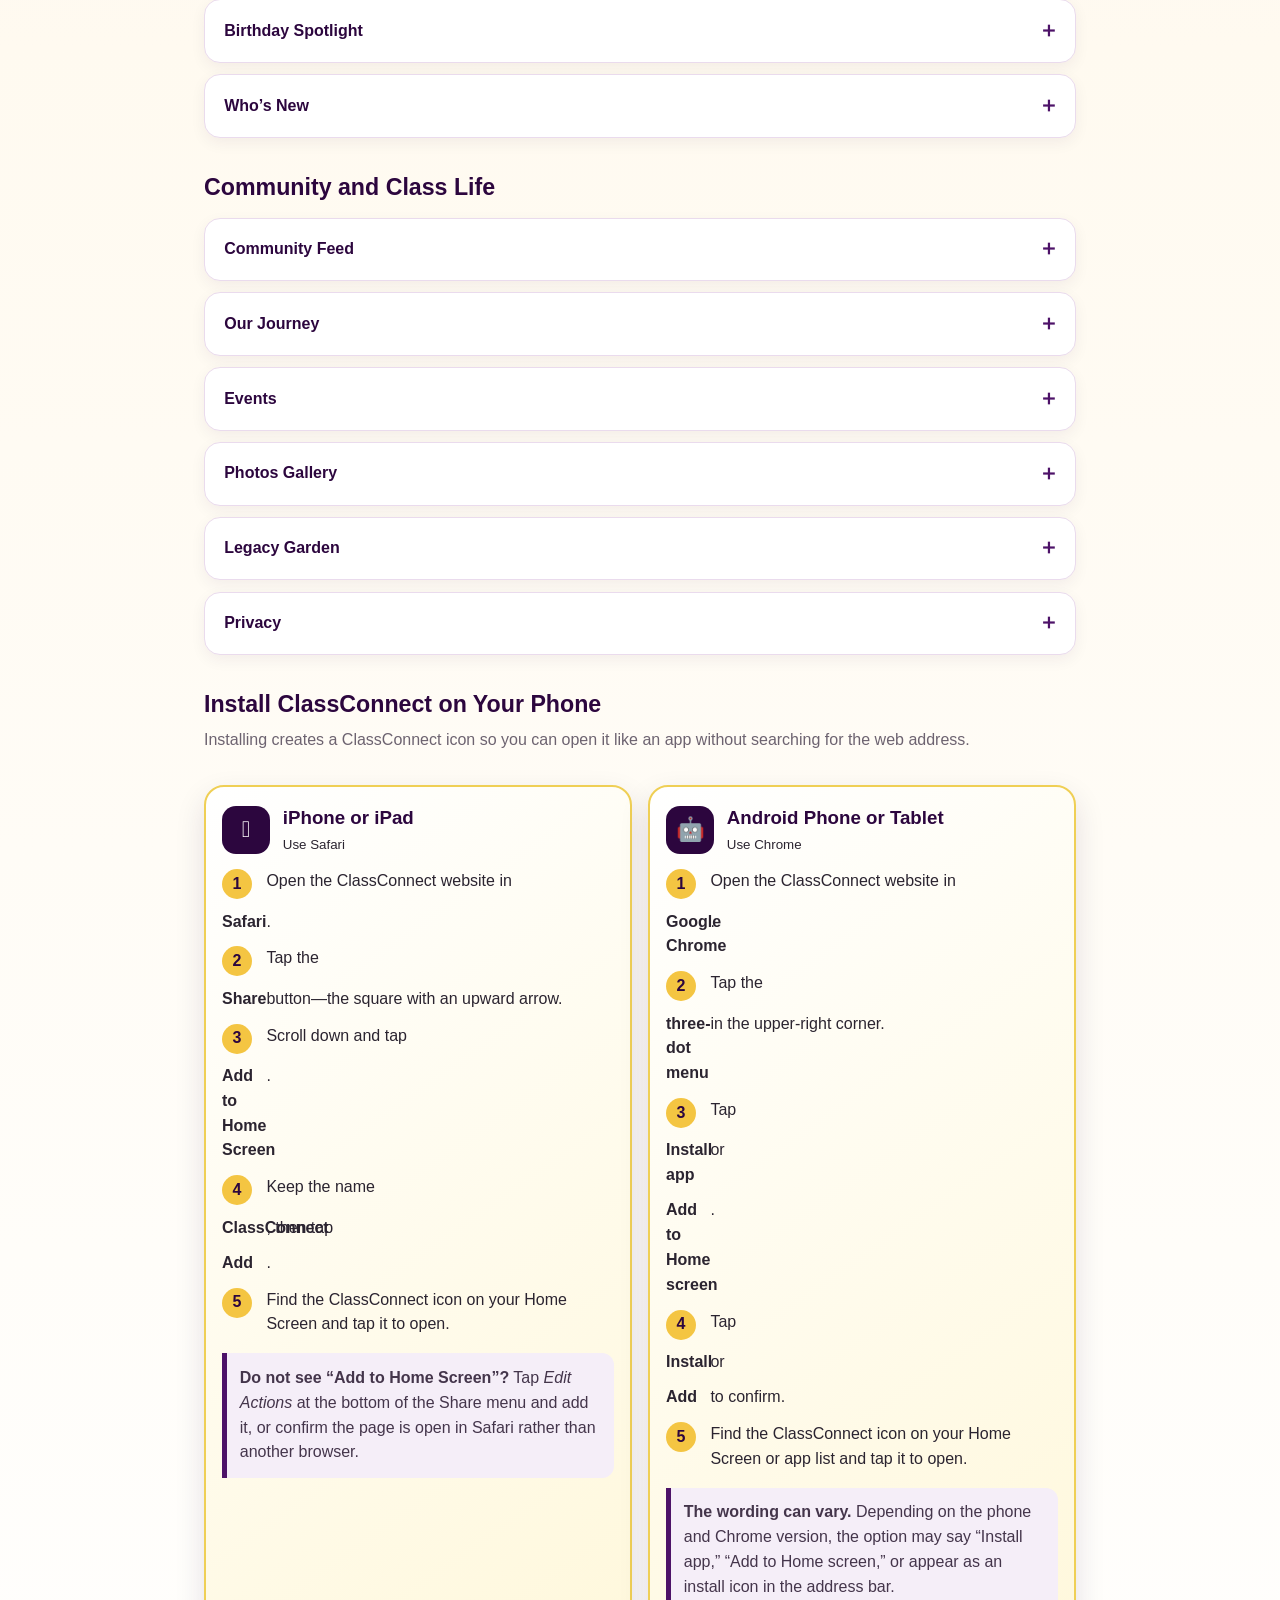
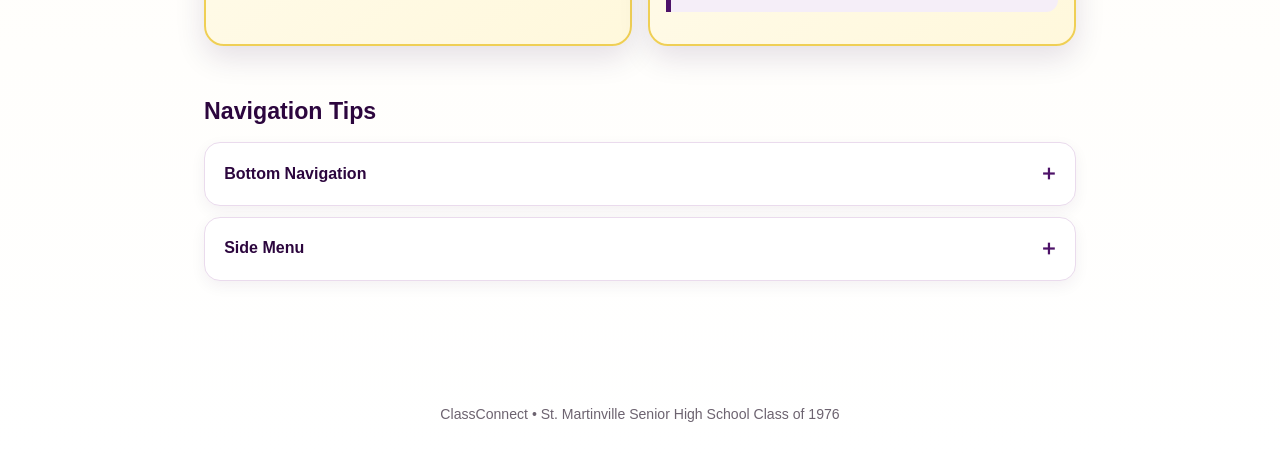
<file: function-guide.html>
<!DOCTYPE html>
<html lang="en">
<head>
  <meta charset="UTF-8">
  <meta name="viewport" content="width=device-width, initial-scale=1, viewport-fit=cover">
  <meta name="theme-color" content="#2c063e">
  <meta name="apple-mobile-web-app-capable" content="yes">
  <title>How to Use ClassConnect</title>
  <style>
    :root{--purple:#4d1268;--deep:#2c063e;--gold:#f4c542;--cream:#fffaf0;--lav:#f5eef8;--ink:#2b2430;--muted:#6d6370;--white:#fff;--shadow:0 12px 30px rgba(44,6,62,.12)}
    *{box-sizing:border-box}
    html{scroll-behavior:smooth}
    body{margin:0;background:linear-gradient(180deg,#f6eef9 0,#fffaf0 45%,#fff 100%);color:var(--ink);font-family:Arial,Helvetica,sans-serif;line-height:1.55}
    .topbar{position:sticky;top:0;z-index:20;display:flex;align-items:center;gap:.7rem;padding:.75rem max(1rem,env(safe-area-inset-left));background:rgba(44,6,62,.96);color:#fff;box-shadow:0 4px 18px rgba(0,0,0,.18)}
    .back{appearance:none;border:1px solid rgba(255,255,255,.35);background:rgba(255,255,255,.12);color:#fff;border-radius:999px;padding:.65rem .9rem;font-weight:800;font-size:.95rem;cursor:pointer;white-space:nowrap}
    .topbar strong{font-size:1rem;line-height:1.2}.topbar small{display:block;color:#f7dc78;font-size:.72rem;letter-spacing:.07em}
    .hero{padding:2rem 1rem 1.3rem;text-align:center;background:radial-gradient(circle at top,#7d2aa0 0,#4d1268 48%,#2c063e 100%);color:#fff}
    .logo{display:inline-grid;place-items:center;width:64px;height:64px;border-radius:19px;background:linear-gradient(135deg,var(--gold) 0 49%,#fff 50%);color:var(--deep);font-size:1.35rem;font-weight:900;box-shadow:0 10px 25px rgba(0,0,0,.2)}
    .hero h1{font-size:clamp(2rem,8vw,3.4rem);margin:.8rem 0 .2rem}.hero p{max-width:700px;margin:.35rem auto;color:#f7edf9}.kicker{font-size:.76rem;font-weight:900;letter-spacing:.13em;color:#f7dc78!important}
    .container{width:min(920px,100%);margin:auto;padding:1rem 1rem 5.5rem}
    .intro{background:#fff;border:1px solid #eadbed;border-radius:20px;padding:1.1rem;margin-top:-.5rem;box-shadow:var(--shadow)}
    .jump{display:grid;grid-template-columns:repeat(2,minmax(0,1fr));gap:.65rem;margin:1rem 0}
    .jump a{display:flex;align-items:center;min-height:52px;padding:.75rem;border-radius:14px;text-decoration:none;background:var(--lav);border:1px solid #e7d6ec;color:var(--deep);font-weight:800}
    h2{margin:2rem 0 .75rem;color:var(--deep);font-size:1.45rem}.section-note{margin-top:-.45rem;color:var(--muted)}
    details{background:#fff;border:1px solid #eadbed;border-radius:16px;margin:.7rem 0;overflow:hidden;box-shadow:0 5px 15px rgba(44,6,62,.06)}
    summary{list-style:none;cursor:pointer;padding:1rem 3rem 1rem 1rem;font-weight:900;color:var(--deep);position:relative}
    summary::-webkit-details-marker{display:none}summary:after{content:'＋';position:absolute;right:1rem;top:.85rem;color:var(--purple);font-size:1.3rem}details[open] summary:after{content:'−'}
    .detail-body{padding:0 1rem 1rem;color:#403746}.detail-body p{margin:.15rem 0 .65rem}.detail-body ul{padding-left:1.2rem;margin:.4rem 0}.detail-body li{margin:.35rem 0}
    .install-card{background:linear-gradient(145deg,#fff,#fff8dc);border:2px solid #efcf55;border-radius:20px;padding:1rem;margin:1rem 0;box-shadow:var(--shadow)}
    .install-head{display:flex;align-items:center;gap:.8rem}.device{display:grid;place-items:center;flex:0 0 48px;height:48px;border-radius:14px;background:var(--deep);color:#fff;font-size:1.45rem}.install-card h3{margin:0;color:var(--deep)}
    .steps{counter-reset:steps;list-style:none;padding:0;margin:.8rem 0 0}.steps li{counter-increment:steps;display:grid;grid-template-columns:34px 1fr;gap:.65rem;align-items:start;margin:.75rem 0}.steps li:before{content:counter(steps);display:grid;place-items:center;width:30px;height:30px;border-radius:50%;background:var(--gold);color:var(--deep);font-weight:900}
    .tip{border-left:5px solid var(--purple);background:var(--lav);padding:.8rem;border-radius:0 12px 12px 0;color:#44354b}
    .footer{text-align:center;color:var(--muted);font-size:.88rem;padding:1.5rem 1rem 2rem}.home-fixed{position:fixed;left:50%;bottom:max(.9rem,env(safe-area-inset-bottom));transform:translateX(-50%);z-index:30;text-decoration:none;background:var(--gold);color:var(--deep);font-weight:900;border-radius:999px;padding:.85rem 1.2rem;box-shadow:0 9px 25px rgba(44,6,62,.28);border:2px solid #fff;white-space:nowrap}
    @media(min-width:720px){.jump{grid-template-columns:repeat(4,minmax(0,1fr))}.container{padding-left:1.5rem;padding-right:1.5rem}.intro{padding:1.5rem}details summary{padding:1.15rem 3.5rem 1.15rem 1.2rem}.detail-body{padding:0 1.2rem 1.2rem}.installation-grid{display:grid;grid-template-columns:1fr 1fr;gap:1rem}}
  </style>
</head>
<body>
  <div class="guide-return-home-v283">
    <a href="./index.html" class="return-home-button-v284"
       style="display:inline-flex;align-items:center;gap:8px;min-height:44px;padding:10px 16px;margin:12px 0;border:2px solid #5b168a;border-radius:999px;background:#ffffff;color:#4b0877;font-weight:800;font-size:15px;text-decoration:none;box-shadow:0 5px 14px rgba(51,8,76,.16);">
       <span>←</span> Return to Home
    </a>
  </div>
  <header class="topbar">
    <button class="back" onclick="history.length>1 ? history.back() : location.href='index.html'">← Back</button>
    <div><strong>How to Use ClassConnect</strong><small>CLASS OF 1976</small></div>
  </header>

  <section class="hero">
    <div class="logo">CC</div>
    <p class="kicker">ST. MARTINVILLE SENIOR HIGH SCHOOL</p>
    <h1>How ClassConnect Works</h1>
    <p>A simple, phone-friendly guide to the features that help our class reconnect, share, celebrate, and remember.</p>
  </section>

  <main class="container">
    <section class="intro">
      <strong>ClassConnect is our living yearbook.</strong>
      <p>Use this guide whenever you need help finding a feature or understanding what it does. Tap any heading below to open its description.</p>
    </section>

    <nav class="jump" aria-label="Guide sections">
      <a href="#start">🏠 Welcome & Home</a>
      <a href="#stories">📖 Stories & People</a>
      <a href="#community">💬 Community</a>
      <a href="#install">📱 Install the App</a>
    </nav>

    <section id="start">
      <h2>Welcome and Home</h2>
      <p class="section-note">The main starting point for ClassConnect.</p>
      <details><summary>Why I Created ClassConnect</summary><div class="detail-body"><p>The welcome screen explains why Kevin created ClassConnect after the 50th reunion and invites classmates to continue the journey together.</p></div></details>
      <details><summary>Home Page</summary><div class="detail-body"><p>The Home page is arranged for phone use. It guides classmates through the class story, adding their own story, and then the other important features.</p></div></details>
      <details><summary>From Then to Now</summary><div class="detail-body"><p>Opens <strong>Our Journey</strong> and connects where the class began with where classmates are now.</p></div></details>
      <details><summary>Add My Story</summary><div class="detail-body"><p>Lets a classmate add a personal page to the living yearbook.</p><ul><li>Add a biography, career, memories, city and state, birthday, and optional contact details.</li><li>Contact information is shown only when the classmate chooses to share it.</li></ul></div></details>
      <details><summary>Edit My Story</summary><div class="detail-body"><p>Search for your name, select it, and enter the email connected to your story. Once verified, your existing information opens so you can update it without creating a duplicate.</p></div></details>
    </section>

    <section id="stories">
      <h2>Classmates, Stories, and Contact Information</h2>
      <details><summary>Find a Classmate</summary><div class="detail-body"><p>Search by name to quickly locate a classmate’s living yearbook profile.</p></div></details>
      <details><summary>Where Are They Now?</summary><div class="detail-body"><p>Browse the stories, photos, memories, careers, and life journeys classmates have chosen to share.</p></div></details>
      <details><summary>Class Directory</summary><div class="detail-body"><p>Search by name, maiden or class name, city, or state. Contact cards may include phone, email, and mailing address when permission has been given.</p></div></details>
      <details><summary>Call, Text, Email, and View Story</summary><div class="detail-body"><p>On a phone, tap the available buttons to call, send a text, write an email, or open the classmate’s story.</p></div></details>
      <details><summary>Classmate Spotlight</summary><div class="detail-body"><p>Highlights a classmate on the Home page and encourages everyone to discover more class stories.</p></div></details>
      <details><summary>Birthday Spotlight</summary><div class="detail-body"><p>Recognizes classmates who have chosen to share a birthday occurring during the current month.</p></div></details>
      <details><summary>Who’s New</summary><div class="detail-body"><p>Shows recently added classmates or recently submitted stories.</p></div></details>
    </section>

    <section id="community">
      <h2>Community and Class Life</h2>
      <details><summary>Community Feed</summary><div class="detail-body"><p>A shared space for greetings, class news, announcements, and updates. The Home page also shows a preview of recent Community Feed posts.</p></div></details>
      <details><summary>Our Journey</summary><div class="detail-body"><p>Tells the history of the Class of 1976—from the early school years through graduation, life’s many journeys, the 50th reunion, and the years ahead.</p></div></details>
      <details><summary>Events</summary><div class="detail-body"><p>Shows approved upcoming and past class events, including reunions, celebrations, memorials, and gatherings.</p></div></details>
      <details><summary>Photos Gallery</summary><div class="detail-body"><p>Opens class and reunion photographs so classmates can revisit and share memories.</p></div></details>
      <details><summary>Legacy Garden</summary><div class="detail-body"><p>An uplifting place to honor classmates who have passed and preserve the memories they left with us.</p></div></details>
      <details><summary>Privacy</summary><div class="detail-body"><p>Phone numbers, email addresses, mailing addresses, birthdays, and other personal information appear only when the classmate has chosen to share them.</p></div></details>
    </section>

    <section id="install">
      <h2>Install ClassConnect on Your Phone</h2>
      <p class="section-note">Installing creates a ClassConnect icon so you can open it like an app without searching for the web address.</p>
      <div class="installation-grid">
        <article class="install-card">
          <div class="install-head"><div class="device"></div><div><h3>iPhone or iPad</h3><small>Use Safari</small></div></div>
          <ol class="steps">
            <li>Open the ClassConnect website in <strong>Safari</strong>.</li>
            <li>Tap the <strong>Share</strong> button—the square with an upward arrow.</li>
            <li>Scroll down and tap <strong>Add to Home Screen</strong>.</li>
            <li>Keep the name <strong>ClassConnect</strong>, then tap <strong>Add</strong>.</li>
            <li>Find the ClassConnect icon on your Home Screen and tap it to open.</li>
          </ol>
          <p class="tip"><strong>Do not see “Add to Home Screen”?</strong> Tap <em>Edit Actions</em> at the bottom of the Share menu and add it, or confirm the page is open in Safari rather than another browser.</p>
        </article>

        <article class="install-card">
          <div class="install-head"><div class="device">🤖</div><div><h3>Android Phone or Tablet</h3><small>Use Chrome</small></div></div>
          <ol class="steps">
            <li>Open the ClassConnect website in <strong>Google Chrome</strong>.</li>
            <li>Tap the <strong>three-dot menu</strong> in the upper-right corner.</li>
            <li>Tap <strong>Install app</strong> or <strong>Add to Home screen</strong>.</li>
            <li>Tap <strong>Install</strong> or <strong>Add</strong> to confirm.</li>
            <li>Find the ClassConnect icon on your Home Screen or app list and tap it to open.</li>
          </ol>
          <p class="tip"><strong>The wording can vary.</strong> Depending on the phone and Chrome version, the option may say “Install app,” “Add to Home screen,” or appear as an install icon in the address bar.</p>
        </article>
      </div>
    </section>

    <section>
      <h2>Navigation Tips</h2>
      <details><summary>Bottom Navigation</summary><div class="detail-body"><p>On a phone, use the bottom buttons for Home, People, Community Feed, Journey, and Events.</p></div></details>
      <details><summary>Side Menu</summary><div class="detail-body"><p>Tap the menu icon to reach Class Directory, Where Are They Now?, Community Feed, Memories, Our Journey, Events, and Legacy Garden.</p></div></details>
    </section>
  </main>

  <a class="home-fixed" href="index.html">Return to ClassConnect</a>
  <footer class="footer">ClassConnect • St. Martinville Senior High School Class of 1976</footer>
</body>
</html>
</file>
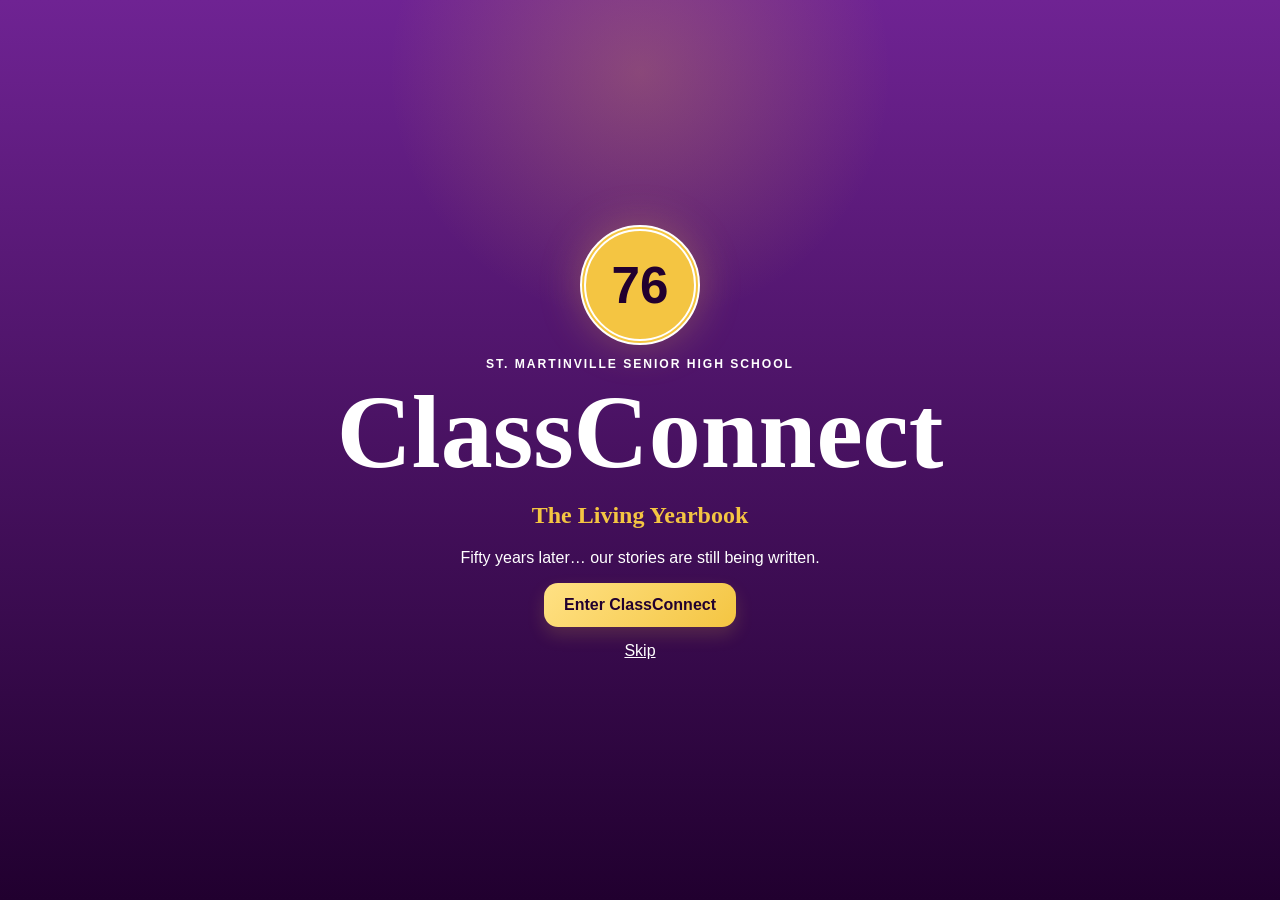
<file: index-v2.2-backup.html>
<!DOCTYPE html>
<html lang="en">
<head>
  <meta charset="UTF-8">
  <meta name="viewport" content="width=device-width, initial-scale=1, viewport-fit=cover">
  <meta name="theme-color" content="#2c063e">
  <meta name="apple-mobile-web-app-capable" content="yes">
  <meta name="apple-mobile-web-app-title" content="ClassConnect">
  <link rel="manifest" href="manifest.webmanifest">
  <link rel="icon" href="icon.svg" type="image/svg+xml">
  <title>ClassConnect — Where Are They Now?</title>
  <link rel="stylesheet" href="styles.css">
</head>
<body>
<section id="introScreen" class="intro-screen">
  <div class="intro-content">
    <div class="crest-large">76</div>
    <p class="intro-kicker">ST. MARTINVILLE SENIOR HIGH SCHOOL</p>
    <h1>ClassConnect</h1>
    <h2>The Living Yearbook</h2>
    <p>Fifty years later… our stories are still being written.</p>
    <button id="enterAppBtn" class="gold-button">Enter ClassConnect</button>
    <button id="skipIntroBtn" class="quiet-button">Skip</button>
  </div>
</section>

<div id="appShell" class="app-shell hidden">
  <aside class="sidebar">
    <div class="school-brand">
      <div class="sidebar-crest">76</div>
      <div>
        <strong>ST. MARTINVILLE</strong>
        <small>SENIOR HIGH SCHOOL</small>
        <em>CLASS OF 1976</em>
      </div>
    </div>

    <nav class="side-nav">
      <button class="active" data-nav="homeView"><span>🏠</span>Home</button>
      <button data-nav="peopleView"><span>👥</span>Where Are They Now?</button>
      <button data-nav="feedView"><span>💬</span>Community Feed</button>
      <button data-nav="memoriesView"><span>📸</span>Memories</button>
      <button data-nav="storyView"><span>📖</span>Our Story</button>
      <button data-nav="eventsView"><span>📅</span>Events</button>
      <button data-nav="memorialView"><span>🕊️</span>In Memory</button>
    </nav>

    <div class="sidebar-note">
      <p>THE LIVING YEARBOOK</p>
      <strong>Our stories did not end in 1976.</strong>
      <button id="showWelcomeBtn" class="sidebar-link">Show welcome screen</button>
    </div>
  </aside>

  <div class="main-shell">
    <header class="topbar">
      <button id="menuBtn" class="menu-button">☰</button>
      <div class="top-title">The Living Yearbook</div>
      <label class="top-search">
        <input id="globalSearch" type="search" placeholder="Find a classmate...">
        <span>⌕</span>
      </label>
      <button id="installBtn" class="install-button" hidden>Install</button>
    </header>

    <main>
      <section id="homeView" class="view active">
        <section class="hero hero-v23">
          <div class="hero-copy">
            <p id="greeting" class="eyebrow gold">WELCOME HOME</p>
            <p class="hero-school">St. Martinville Senior High School</p>
            <h1>Class of 1976</h1>
            <h2>50 Years Later… Our Story Continues</h2>
            <p>Every classmate has a story worth preserving—and every story helps keep our class connected.</p>
            <div class="hero-actions">
              <button data-open="profileModal" class="gold-button">✎ Add My Story</button>
              <button data-nav="feedView" class="outline-button">💬 Community Feed</button>
            </div>
          </div>
          <div class="hero-stats hero-stats-v23">
            <article><span>👥</span><strong id="classmateCount">0</strong><small>Classmates Connected</small></article>
            <article><span>💬</span><strong id="messageCount">0</strong><small>Class Messages</small></article>
            <article><span>🎂</span><strong id="birthdayCount">0</strong><small>Birthdays This Month</small></article>
          </div>
        </section>
        <section class="home-feature-grid">
          <article class="spotlight-card">
            <div class="section-label">🌟 CLASSMATE SPOTLIGHT</div>
            <div id="classmateSpotlight" class="spotlight-content"><p class="loading-copy">Choosing today’s spotlight…</p></div>
          </article>
          <article class="birthday-spotlight-card">
            <div class="section-label">🎂 BIRTHDAY SPOTLIGHT</div>
            <div id="birthdaySpotlight" class="birthday-spotlight-content"><p class="loading-copy">Checking this month’s birthdays…</p></div>
          </article>
        </section>
        <section class="quick-access quick-access-v23">
          <button data-nav="peopleView"><span>👥</span><div><strong>Where Are They Now?</strong><small>Stories from classmates</small></div></button>
          <button data-nav="feedView"><span>💬</span><div><strong>Community Feed</strong><small>Greetings and updates</small></div></button>
          <button data-nav="memoriesView"><span>📸</span><div><strong>Memories Gallery</strong><small>Photos through the years</small></div></button>
          <button data-nav="storyView"><span>📖</span><div><strong>Our Story</strong><small>1976 to today</small></div></button>
          <button data-nav="eventsView"><span>📅</span><div><strong>Events</strong><small>What’s coming up</small></div></button>
          <button data-nav="memorialView"><span>🕊️</span><div><strong>In Memory</strong><small>Forever remembered</small></div></button>
        </section>
        <section class="dashboard-grid dashboard-grid-v23">
          <article class="dashboard-card"><header><strong>WHO’S NEW</strong><button data-nav="peopleView">View all</button></header><div id="newClassmates"></div></article>
          <article class="dashboard-card wide"><header><strong>RECENT CLASS FEED</strong><button data-nav="feedView">View all</button></header><div id="homeFeed"></div></article>
          <article class="quote-card"><p class="quote-mark">“</p><blockquote id="homeQuote">The memories never graduated.</blockquote><small>— Class of 1976</small></article>
        </section>
      </section>

      <section id="peopleView" class="view">
        <div class="page-heading">
          <div>
            <p class="eyebrow purple">THE LIVING YEARBOOK</p>
            <h1>Where Are They Now?</h1>
            <p class="page-intro">Reconnect through the stories, memories, and life journeys of the Class of 1976.</p>
          </div>
          <button data-open="profileModal" class="round-button">＋</button>
        </div>

        <div class="directory-controls">
          <label class="directory-search"><span>⌕</span><input id="directorySearch" type="search" placeholder="Search by name, city, state, or career"></label>
          <div class="view-buttons">
            <button id="listViewBtn" class="active">☷ List</button>
            <button id="gridViewBtn">▦ Cards</button>
          </div>
        </div>

        <div class="privacy-note">🔒 Contact information appears only when classmates choose to share it.</div>
        <div id="directoryGrid" class="directory list-mode"></div>
        <p id="directoryEmpty" class="empty-state" hidden>No classmates match your search.</p>
        <div id="pagination" class="pagination"></div>
      </section>

      <section id="feedView" class="view">
        <div class="page-heading">
          <div><p class="eyebrow purple">OUR COMMUNITY</p><h1>Class Feed</h1><p class="page-intro">A friendly place to say hello, share news, and keep the conversation going.</p></div>
          <button data-open="messageModal" class="round-button">＋</button>
        </div>
        <div id="messageFeed" class="feed-list"></div>
      </section>

      <section id="memoriesView" class="view">
        <div class="page-heading"><div><p class="eyebrow purple">THEN & NOW</p><h1>Memories</h1></div></div>
        <a class="feature-panel" href="https://qrowdpics.com/smsh50reunion" target="_blank" rel="noopener">
          <span>📸</span><div><strong>50th Reunion Gallery</strong><small>View and share reunion photos</small></div><b>›</b>
        </a>
      </section>

      <section id="storyView" class="view">
        <div class="page-heading"><div><p class="eyebrow purple">FIVE DECADES</p><h1>Our Story</h1></div></div>
        <div class="timeline">
          <article><b>1972</b><div><strong>Freshman Year</strong><p>A new chapter began.</p></div></article>
          <article><b>1976</b><div><strong>Graduation</strong><p>We stepped into the world.</p></div></article>
          <article><b>1986</b><div><strong>10-Year Reunion</strong><p>Old friends, new stories.</p></div></article>
          <article><b>2026</b><div><strong>50-Year Reunion</strong><p>We came home again.</p></div></article>
          <article><b>Today</b><div><strong>ClassConnect</strong><p>Our story continues.</p></div></article>
        </div>
      </section>

      <section id="eventsView" class="view">
        <div class="page-heading"><div><p class="eyebrow purple">WHAT’S NEXT</p><h1>Events</h1></div></div>
        <article class="info-panel"><strong>50th Reunion Memories</strong><p>Relive the milestone weekend through the class gallery.</p></article>
        <article class="info-panel"><strong>Suggest the Next Gathering</strong><p>Use the class feed to suggest lunches, calls, and future reunions.</p></article>
      </section>

      <section id="memorialView" class="view memorial-view">
        <div class="memorial-inner">
          <div class="memorial-hero">
            <div class="candle-wrap"><div class="candle-glow"></div><div class="candle">🕯️</div></div>
            <p class="eyebrow gold">IN LOVING MEMORY</p>
            <h1>Forever Part of Our Class</h1>
            <p class="memorial-message">They may be gone from our sight, but they remain forever in our memories, in our friendships, and in the continuing story of the Class of 1976.</p>
          </div>
          <div class="memorial-divider"><span></span><b>🕊️</b><span></span></div>
          <div class="memorial-names memorial-cards">
            <article class="memorial-name"><span>🕊️</span><div><strong>Annette Pierre</strong><small>Class of 1976</small></div></article>
            <article class="memorial-name"><span>🕊️</span><div><strong>Atheline Cormier</strong><small>Class of 1976</small></div></article>
            <article class="memorial-name"><span>🕊️</span><div><strong>B. McGraw Charles</strong><small>Class of 1976</small></div></article>
            <article class="memorial-name"><span>🕊️</span><div><strong>Brenda Sias</strong><small>Class of 1976</small></div></article>
            <article class="memorial-name"><span>🕊️</span><div><strong>Chris Faulk</strong><small>Class of 1976</small></div></article>
            <article class="memorial-name"><span>🕊️</span><div><strong>Chris Robertson</strong><small>Class of 1976</small></div></article>
            <article class="memorial-name"><span>🕊️</span><div><strong>Darrell Narcisse</strong><small>Class of 1976</small></div></article>
            <article class="memorial-name"><span>🕊️</span><div><strong>Debra Batiste</strong><small>Class of 1976</small></div></article>
            <article class="memorial-name"><span>🕊️</span><div><strong>Edward Raymond</strong><small>Class of 1976</small></div></article>
            <article class="memorial-name"><span>🕊️</span><div><strong>Ernest Joseph</strong><small>Class of 1976</small></div></article>
            <article class="memorial-name"><span>🕊️</span><div><strong>Evelyn Drake</strong><small>Class of 1976</small></div></article>
            <article class="memorial-name"><span>🕊️</span><div><strong>Gary Charles</strong><small>Class of 1976</small></div></article>
            <article class="memorial-name"><span>🕊️</span><div><strong>Gary Guidry</strong><small>Class of 1976</small></div></article>
            <article class="memorial-name"><span>🕊️</span><div><strong>Glenn Perrodin</strong><small>Class of 1976</small></div></article>
            <article class="memorial-name"><span>🕊️</span><div><strong>Horace Cole</strong><small>Class of 1976</small></div></article>
            <article class="memorial-name"><span>🕊️</span><div><strong>Jody Anthony</strong><small>Class of 1976</small></div></article>
            <article class="memorial-name"><span>🕊️</span><div><strong>Jules Charles</strong><small>Class of 1976</small></div></article>
            <article class="memorial-name"><span>🕊️</span><div><strong>Kenneth Lastrappe</strong><small>Class of 1976</small></div></article>
            <article class="memorial-name"><span>🕊️</span><div><strong>Larry Broussard</strong><small>Class of 1976</small></div></article>
            <article class="memorial-name"><span>🕊️</span><div><strong>Lee Williams</strong><small>Class of 1976</small></div></article>
            <article class="memorial-name"><span>🕊️</span><div><strong>Linda Batiste</strong><small>Class of 1976</small></div></article>
            <article class="memorial-name"><span>🕊️</span><div><strong>Linda Bonhomme</strong><small>Class of 1976</small></div></article>
            <article class="memorial-name"><span>🕊️</span><div><strong>Linda George</strong><small>Class of 1976</small></div></article>
            <article class="memorial-name"><span>🕊️</span><div><strong>Lois Gulliam</strong><small>Class of 1976</small></div></article>
            <article class="memorial-name"><span>🕊️</span><div><strong>Manuel Mallery</strong><small>Class of 1976</small></div></article>
            <article class="memorial-name"><span>🕊️</span><div><strong>Mark Mitchell</strong><small>Class of 1976</small></div></article>
            <article class="memorial-name"><span>🕊️</span><div><strong>Mary Alice Sam</strong><small>Class of 1976</small></div></article>
            <article class="memorial-name"><span>🕊️</span><div><strong>Mary Joyce Leon</strong><small>Class of 1976</small></div></article>
            <article class="memorial-name"><span>🕊️</span><div><strong>Nolan Charles Jr.</strong><small>Class of 1976</small></div></article>
            <article class="memorial-name"><span>🕊️</span><div><strong>Perry Pierre</strong><small>Class of 1976</small></div></article>
            <article class="memorial-name"><span>🕊️</span><div><strong>Phyllis Williams</strong><small>Class of 1976</small></div></article>
            <article class="memorial-name"><span>🕊️</span><div><strong>Ray Marshall</strong><small>Class of 1976</small></div></article>
            <article class="memorial-name"><span>🕊️</span><div><strong>Richard Marshall</strong><small>Class of 1976</small></div></article>
            <article class="memorial-name"><span>🕊️</span><div><strong>Rickey Batiste</strong><small>Class of 1976</small></div></article>
            <article class="memorial-name"><span>🕊️</span><div><strong>Roland Allen</strong><small>Class of 1976</small></div></article>
            <article class="memorial-name"><span>🕊️</span><div><strong>Samuel Savoy</strong><small>Class of 1976</small></div></article>
            <article class="memorial-name"><span>🕊️</span><div><strong>Sharon Wiltz Abraham</strong><small>Class of 1976</small></div></article>
            <article class="memorial-name"><span>🕊️</span><div><strong>Sherman Hypolite</strong><small>Class of 1976</small></div></article>
            <article class="memorial-name"><span>🕊️</span><div><strong>Stella Orphe</strong><small>Class of 1976</small></div></article>
            <article class="memorial-name"><span>🕊️</span><div><strong>Terry Benjamin</strong><small>Class of 1976</small></div></article>
            <article class="memorial-name"><span>🕊️</span><div><strong>Tyrone Bowles</strong><small>Class of 1976</small></div></article>
            <article class="memorial-name"><span>🕊️</span><div><strong>Vernon Abbott</strong><small>Class of 1976</small></div></article>
            <article class="memorial-name"><span>🕊️</span><div><strong>Walter Lanky Stewart</strong><small>Class of 1976</small></div></article>
            <article class="memorial-name"><span>🕊️</span><div><strong>Wanda James Minor</strong><small>Class of 1976</small></div></article>
          </div>
          <div class="memorial-closing"><p>Gone from our sight, never from our story.</p><small>St. Martinville Senior High School • Class of 1976</small></div>
        </div>
      </section>
    </main>

    <nav class="bottom-nav">
      <button class="active" data-nav="homeView"><span>🏠</span><small>Home</small></button>
      <button data-nav="peopleView"><span>👥</span><small>People</small></button>
      <button data-nav="feedView"><span>💬</span><small>Feed</small></button>
      <button data-nav="storyView"><span>📖</span><small>Story</small></button>
      <button data-nav="eventsView"><span>📅</span><small>Events</small></button>
    </nav>
  </div>
</div>

<div id="profileModal" class="modal">
  <div class="sheet">
    <button class="close" data-close>×</button>
    <p class="eyebrow purple">YOUR YEARBOOK PAGE</p>
    <h2>Add My Story</h2>
    <p>Your information appears automatically after submission.</p>
    <form id="profileForm">
      <label>Profile photo<input id="profilePhotoInput" name="profilePhoto" type="file" accept="image/*"><small class="field-help">Choose one photo from your phone or computer. It will be resized automatically.</small></label>
      <div id="photoPreview" class="photo-preview hidden"></div>
      <label>Full name<input name="name" required maxlength="70"></label>
      <div class="two-column"><label>City<input name="city"></label><label>State<input name="state"></label></div>
      <label>Birthday<input name="birthday" type="date"></label>
      <label>Career / life chapter<input name="career" maxlength="100" placeholder="Retired teacher, business owner, proud grandparent..."></label>
      <label>Favorite school memory<textarea name="favoriteMemory" maxlength="500" placeholder="What memory still makes you smile?"></textarea></label>
      <label>Email<input name="email" type="email"></label>
      <label>Phone<input name="phone"></label>
      <label>My journey since graduation<textarea name="bio" maxlength="500" placeholder="Share a little about your family, work, interests, or life today."></textarea></label>
      <fieldset><legend>Show in directory</legend>
        <label class="check"><input type="checkbox" name="showEmail"> Email</label>
        <label class="check"><input type="checkbox" name="showPhone"> Phone</label>
      </fieldset>
      <button id="profileSubmitBtn" class="primary-button" type="submit">Add Me to the Living Yearbook</button>
    </form>
  </div>
</div>

<div id="messageModal" class="modal">
  <div class="sheet">
    <button class="close" data-close>×</button>
    <p class="eyebrow purple">OUR COMMUNITY</p>
    <h2>Post a Message</h2>
    <form id="messageForm">
      <label>Your name<input name="author" required></label>
      <label>Message<textarea name="text" required maxlength="500"></textarea></label>
      <button class="primary-button" type="submit">Post Message</button>
    </form>
  </div>
</div>

<div id="toast" class="toast"></div>
<script src="config.js"></script>
<script src="app.js"></script>
</body>
</html>
</file>
<file: styles.css>
:root{--purple:#4b0877;--purple2:#6b238d;--deep:#21002f;--gold:#f4c542;--cream:#fff9e9;--paper:#f8f5f9;--white:#fff;--ink:#28172f;--muted:#746b79;--line:#e5dbe9;--shadow:0 12px 30px rgba(51,8,76,.13);--shadow-soft:0 6px 18px rgba(51,8,76,.09);--safe:env(safe-area-inset-bottom)}
*{box-sizing:border-box}html{background:var(--deep)}body{margin:0;background:var(--paper);color:var(--ink);font-family:Arial,sans-serif}button,input,textarea{font:inherit}.hidden{display:none!important}
.intro-screen{position:fixed;inset:0;z-index:300;display:grid;place-items:center;text-align:center;color:#fff;background:radial-gradient(circle at 50% 8%,rgba(244,197,66,.24),transparent 24%),linear-gradient(180deg,#6f2393,#21002f)}.intro-content{padding:24px;animation:fadeUp .8s ease}.crest-large{width:120px;height:120px;margin:auto;border-radius:50%;display:grid;place-items:center;background:var(--gold);color:var(--deep);border:6px double #fff;font-size:3.2rem;font-weight:900;box-shadow:0 0 42px rgba(244,197,66,.28)}.intro-kicker{font-size:.76rem;font-weight:900;letter-spacing:.16em}.intro-screen h1{font-family:Georgia,serif;font-size:clamp(3.2rem,11vw,6.5rem);line-height:.95;margin:.4rem}.intro-screen h2{color:var(--gold);font-family:Georgia,serif}.gold-button,.primary-button{border:0;border-radius:14px;padding:13px 20px;background:linear-gradient(135deg,#ffe184,var(--gold));color:var(--deep);font-weight:900;cursor:pointer;box-shadow:0 8px 18px rgba(244,197,66,.16)}.quiet-button{display:block;margin:14px auto;border:0;background:none;color:#fff;text-decoration:underline}
.app-shell{min-height:100vh}.sidebar{position:fixed;left:0;top:0;bottom:0;width:280px;padding:22px;background:linear-gradient(180deg,#3c0955,#21002f);color:#fff;z-index:80}.school-brand{display:flex;gap:12px;align-items:center;padding-bottom:22px;border-bottom:1px solid rgba(255,255,255,.16)}.sidebar-crest{width:54px;height:54px;border-radius:16px;display:grid;place-items:center;background:var(--gold);color:var(--deep);font-weight:900}.school-brand strong,.school-brand small,.school-brand em{display:block}.school-brand strong,.school-brand em{color:var(--gold)}.school-brand small{font-size:.75rem}.school-brand em{font-style:normal;font-size:.72rem;font-weight:800}.side-nav{display:grid;gap:6px;margin-top:22px}.side-nav button{display:flex;gap:12px;align-items:center;border:0;border-radius:10px;padding:12px;background:transparent;color:#fff;text-align:left;cursor:pointer}.side-nav button.active{background:var(--gold);color:var(--deep);font-weight:800}.side-nav span{font-size:1.15rem}.sidebar-note{margin-top:28px;padding:16px;border:1px solid rgba(255,255,255,.2);border-radius:12px}.sidebar-note p{font-size:.7rem;color:var(--gold);font-weight:900}.sidebar-note strong{display:block;line-height:1.4}
.main-shell{margin-left:280px}.topbar{position:sticky;top:0;z-index:60;height:72px;padding:0 24px;display:flex;align-items:center;gap:18px;background:linear-gradient(90deg,#4b0877,#69228c);color:#fff;border-bottom:2px solid var(--gold);box-shadow:0 3px 12px rgba(33,0,47,.18)}.menu-button{display:none;border:0;background:none;color:#fff;font-size:1.5rem}.top-title{flex:1;text-align:center;color:var(--gold);font-family:Georgia,serif;font-size:1.7rem;font-style:italic}.top-search{display:flex;align-items:center;border:1px solid rgba(255,255,255,.7);border-radius:999px;padding:0 12px}.top-search input{width:220px;padding:10px;border:0;outline:0;background:none;color:#fff}.top-search input::placeholder{color:#eee}.install-button{border:0;border-radius:999px;padding:9px 13px;background:var(--gold);color:var(--deep);font-weight:800}
main{max-width:1300px;margin:auto;padding:0 24px 40px}.view{display:none}.view.active{display:block;animation:fadeUp .35s ease}.hero{position:relative;min-height:260px;margin:0 -24px;display:flex;align-items:center;justify-content:space-between;gap:26px;padding:34px 54px;color:#fff;background:radial-gradient(circle at 70% 20%,rgba(244,197,66,.22),transparent 25%),linear-gradient(135deg,#2a043b,#6c268f);border-bottom:2px solid var(--gold)}.hero-copy h1{font-family:Georgia,serif;font-size:clamp(3rem,7vw,5rem);line-height:.95;margin:.25rem 0}.eyebrow{font-size:.72rem;letter-spacing:.16em;font-weight:900}.eyebrow.gold{color:var(--gold)}.eyebrow.purple{color:var(--purple)}.hero-actions{display:flex;gap:10px;flex-wrap:wrap;margin-top:18px}.outline-button{border:2px solid #fff;background:transparent;color:#fff;border-radius:14px;padding:11px 18px;font-weight:800}.hero-stats{width:250px;background:rgba(23,0,33,.55);border:1px solid rgba(255,255,255,.25);border-radius:16px;padding:8px 18px;backdrop-filter:blur(8px)}.hero-stats article{display:grid;grid-template-columns:32px 1fr;grid-template-rows:auto auto;align-items:center;padding:12px 0;border-bottom:1px solid rgba(255,255,255,.28)}.hero-stats article:last-child{border:0}.hero-stats span{grid-row:1/3;font-size:1.5rem}.hero-stats strong{font-size:1.35rem}.hero-stats small{color:#ddd}
.quick-access{display:grid;grid-template-columns:repeat(6,1fr);gap:10px;margin:16px 0}.quick-access button{display:flex;align-items:center;gap:10px;min-height:72px;border:0;border-radius:12px;padding:12px;background:#fff;color:var(--purple);box-shadow:var(--shadow-soft);text-align:left;transition:.2s}.quick-access button:hover{transform:translateY(-2px);box-shadow:var(--shadow)}.quick-access span{font-size:1.6rem}.quick-access strong,.quick-access small{display:block}.quick-access small{color:var(--muted);font-size:.72rem}
.dashboard-grid{display:grid;grid-template-columns:1fr 1.5fr 1fr;gap:14px}.dashboard-card,.quote-card{background:#fff;border-radius:14px;box-shadow:var(--shadow);overflow:hidden}.dashboard-card header{display:flex;justify-content:space-between;padding:12px 14px;background:linear-gradient(90deg,#4b0877,#69228c);color:#fff}.dashboard-card header strong{color:var(--gold);font-size:.82rem}.dashboard-card header button{border:0;background:none;color:#fff}.dashboard-card>div{padding:10px 14px}.new-row,.feed-row{display:flex;align-items:flex-start;gap:10px;padding:11px 0;border-bottom:1px solid var(--line)}.new-row:last-child,.feed-row:last-child{border:0}.initial-avatar{width:44px;height:44px;min-width:44px;border-radius:50%;display:grid;place-items:center;color:#fff;background:linear-gradient(145deg,#7d2ba3,#3a0750);font-weight:900}.new-row strong,.new-row small,.feed-row strong,.feed-row small{display:block}.new-row strong,.feed-row strong{color:var(--purple)}.new-row small,.feed-row small{color:var(--muted);font-size:.76rem;line-height:1.35}.quote-card{padding:24px;color:#fff;background:linear-gradient(135deg,#4b0877,#69228c);display:flex;flex-direction:column;justify-content:center}.quote-mark{font-family:Georgia,serif;font-size:5rem;color:var(--gold);line-height:.4;margin:0}.quote-card blockquote{font-family:Georgia,serif;font-size:1.4rem;font-style:italic;margin:14px 0 12px}.quote-card small{color:#ddd}
.page-heading{display:flex;align-items:flex-start;justify-content:space-between;margin:24px 0 16px;gap:20px}.page-heading h1{font-family:Georgia,serif;font-size:clamp(2.2rem,5vw,3.5rem);margin:.2rem 0}.page-intro{max-width:680px;color:var(--muted);margin:.45rem 0 0;line-height:1.5}.round-button{width:46px;height:46px;border:0;border-radius:50%;background:var(--purple);color:#fff;font-size:1.6rem;box-shadow:var(--shadow-soft)}.directory-controls{display:flex;gap:12px;align-items:center}.directory-search{flex:1;display:flex;align-items:center;gap:8px;background:#fff;border:2px solid var(--line);border-radius:12px;padding:0 13px}.directory-search input{width:100%;border:0;outline:0;padding:13px 0}.view-buttons{display:flex;background:#fff;border:1px solid var(--line);border-radius:10px;overflow:hidden}.view-buttons button{border:0;background:#fff;padding:11px}.view-buttons button.active{background:var(--purple);color:#fff}.privacy-note{margin:12px 0;background:#fff2c2;border-left:4px solid var(--gold);padding:11px;border-radius:10px}.directory{display:grid;gap:10px}.directory.list-mode{grid-template-columns:1fr}.directory.grid-mode{grid-template-columns:repeat(3,1fr)}.person{background:#fff;border-radius:15px;box-shadow:var(--shadow-soft);overflow:hidden;border:1px solid rgba(75,8,119,.06)}.person-summary{display:grid;grid-template-columns:56px 1fr auto;gap:12px;align-items:center;padding:12px}.grid-mode .person-summary{display:block;padding:0}.person-avatar{width:56px;height:56px;border-radius:50%;display:grid;place-items:center;background:linear-gradient(145deg,#7d2ba3,#3a0750);color:#fff;font-weight:900;font-size:1.1rem}.grid-mode .person-avatar{width:100%;height:120px;border-radius:0;font-size:2rem}.person-main h3{margin:0;color:var(--purple);font-family:Georgia,serif;font-size:1.2rem}.person-main p{margin:3px 0;color:var(--muted);font-size:.84rem}.grid-mode .person-main{padding:14px}.person-summary>button{border:0;border-radius:9px;padding:8px 10px;background:var(--paper);color:var(--purple);font-weight:800}.grid-mode .person-summary>button{margin:0 14px 14px}.person-details{display:none;padding:16px;border-top:1px solid var(--line);background:linear-gradient(180deg,#fff,#fcf9fd)}.person.open .person-details{display:block}.memory-quote{position:relative;margin:0 0 14px;padding:15px 18px 15px 42px;border-radius:12px;background:var(--cream);color:#5b3a00;font-family:Georgia,serif;font-style:italic;line-height:1.5}.memory-quote::before{content:"“";position:absolute;left:13px;top:2px;font-size:3rem;color:#c28c00}.bio-copy{line-height:1.55}.contacts{display:flex;gap:8px;flex-wrap:wrap}.contacts a{background:var(--paper);color:var(--purple);padding:8px 10px;border-radius:8px;text-decoration:none;font-weight:700}.pagination{display:flex;justify-content:center;gap:6px;margin:16px}.pagination button{border:1px solid var(--line);background:#fff;border-radius:8px;padding:8px 11px}.pagination button.active{background:var(--purple);color:#fff}.feed-list{display:grid;gap:10px}.feed-card,.info-panel{background:#fff;border-radius:13px;padding:16px;box-shadow:var(--shadow-soft);border-left:4px solid var(--gold)}.feed-card header{display:flex;justify-content:space-between}.feed-card strong{color:var(--purple)}.feed-card time{font-size:.78rem;color:var(--muted)}.feed-card p{line-height:1.5}.feature-panel{display:flex;align-items:center;gap:12px;background:#fff;border-radius:14px;padding:18px;text-decoration:none;color:inherit;box-shadow:var(--shadow)}.feature-panel span{font-size:2rem}.feature-panel div{flex:1}.feature-panel strong,.feature-panel small{display:block}.feature-panel small{color:var(--muted)}.timeline{display:grid;gap:10px}.timeline article{display:grid;grid-template-columns:70px 1fr;gap:12px;background:#fff;border-radius:13px;padding:14px;box-shadow:var(--shadow-soft)}.timeline b{color:var(--purple)}.timeline p{margin:3px 0;color:var(--muted)}.memorial-view{text-align:center;min-height:70vh;padding-top:70px;color:#fff;background:linear-gradient(#19131e,#080709)}.candle{font-size:4rem}
.bottom-nav{display:none}.modal{display:none;position:fixed;inset:0;z-index:200;background:rgba(20,0,30,.68);align-items:flex-end;justify-content:center}.modal.open{display:flex}.sheet{position:relative;width:min(760px,100%);max-height:92vh;overflow:auto;background:#fff;border-radius:22px 22px 0 0;padding:26px 20px}.close{position:absolute;right:15px;top:10px;border:0;background:none;font-size:1.8rem}.sheet form{display:grid;gap:12px}.sheet label{display:grid;gap:5px;font-weight:700}.sheet input,.sheet textarea{padding:11px;border:2px solid var(--line);border-radius:10px}.sheet textarea{min-height:100px}.two-column{display:grid;grid-template-columns:1fr 1fr;gap:10px}.check{display:inline-flex!important;grid-template-columns:auto auto!important;align-items:center;margin-right:14px}.check input{width:auto}.primary-button{width:100%;background:var(--purple);color:#fff}.toast{position:fixed;left:50%;bottom:30px;z-index:250;transform:translate(-50%,20px);opacity:0;background:var(--deep);color:#fff;padding:11px 15px;border-radius:10px;transition:.2s}.toast.show{opacity:1;transform:translate(-50%,0)}.empty-state{text-align:center;color:var(--muted)}
@keyframes fadeUp{from{opacity:0;transform:translateY(10px)}to{opacity:1;transform:none}}
@media(max-width:1050px){.quick-access{grid-template-columns:repeat(3,1fr)}.dashboard-grid{grid-template-columns:1fr 1fr}.dashboard-card.wide{grid-column:auto}.quote-card{grid-column:1/3}.sidebar{transform:translateX(-100%);transition:.25s}.sidebar.open{transform:none}.main-shell{margin-left:0}.menu-button{display:block}.top-title{text-align:left}.bottom-nav{display:grid;position:fixed;left:0;right:0;bottom:0;z-index:70;grid-template-columns:repeat(5,1fr);background:#fff;border-top:1px solid var(--line);padding:7px 5px calc(7px + var(--safe))}.bottom-nav button{border:0;background:none;color:var(--muted);display:grid;place-items:center}.bottom-nav button span{font-size:1.25rem}.bottom-nav button.active{color:var(--purple)}main{padding-bottom:90px}}
@media(max-width:760px){.hero{align-items:flex-start;flex-direction:column;padding:28px 24px}.hero-stats{width:100%;display:grid;grid-template-columns:repeat(3,1fr)}.hero-stats article{border-bottom:0;border-right:1px solid rgba(255,255,255,.2)}.hero-stats article:last-child{border:0}.dashboard-grid{grid-template-columns:1fr}.quote-card{grid-column:auto}.quick-access{grid-template-columns:repeat(2,1fr)}.directory.grid-mode{grid-template-columns:repeat(2,1fr)}.top-search{display:none}}
@media(max-width:480px){.quick-access{grid-template-columns:1fr}.directory.grid-mode{grid-template-columns:1fr}.directory-controls{align-items:stretch;flex-direction:column}.view-buttons{align-self:flex-end}.two-column{grid-template-columns:1fr}}

/* Version 2.2 additions */
.sidebar-link{margin-top:14px;border:0;background:none;color:var(--gold);padding:0;text-decoration:underline;cursor:pointer}
.person-avatar,.initial-avatar{overflow:hidden}.person-avatar img,.initial-avatar img{width:100%;height:100%;object-fit:cover}
.photo-preview{width:110px;height:110px;border-radius:50%;overflow:hidden;border:3px solid var(--gold);box-shadow:var(--shadow-soft)}.photo-preview img{width:100%;height:100%;object-fit:cover}.field-help{font-weight:400;color:var(--muted)}.primary-button:disabled{opacity:.6;cursor:wait}
.memorial-view{min-height:calc(100vh - 72px);padding:54px 28px 70px;text-align:center;color:#fff;background:radial-gradient(circle at 50% 10%,rgba(244,197,66,.18),transparent 23%),linear-gradient(180deg,#1b1420,#08070a)}
.memorial-inner{width:100%;max-width:1100px;margin:0 auto}.memorial-view .candle{margin-bottom:8px;font-size:4.5rem;filter:drop-shadow(0 0 16px rgba(244,197,66,.42))}.memorial-view h1{margin:8px 0 12px;color:var(--gold);font-family:Georgia,serif;font-size:clamp(2.5rem,6vw,4.6rem)}
.memorial-message{max-width:700px;margin:0 auto;color:#e4dae8;font-family:Georgia,serif;font-size:1.08rem;line-height:1.7}.memorial-divider{display:flex;align-items:center;justify-content:center;gap:16px;width:100%;max-width:680px;margin:28px auto}.memorial-divider span{flex:1;height:1px;background:linear-gradient(90deg,transparent,rgba(244,197,66,.75),transparent)}.memorial-divider b{color:var(--gold);font-size:1.5rem}
.memorial-names{display:grid;grid-template-columns:repeat(3,minmax(0,1fr));gap:12px;width:100%;text-align:left}.memorial-name{display:flex;align-items:center;gap:10px;min-width:0;min-height:58px;padding:12px 14px;border:1px solid rgba(244,197,66,.18);border-radius:12px;background:rgba(255,255,255,.06);box-shadow:0 8px 18px rgba(0,0,0,.12)}.memorial-name span{flex:0 0 auto;font-size:1.1rem}.memorial-name strong{min-width:0;color:#fff;font-family:Georgia,serif;font-size:.98rem;line-height:1.3;overflow-wrap:anywhere}.memorial-closing{margin-top:38px;padding-top:26px;border-top:1px solid rgba(244,197,66,.2)}.memorial-closing p{margin:0 0 8px;color:var(--gold);font-family:Georgia,serif;font-size:1.7rem;font-style:italic}.memorial-closing small{color:#cfc3d4}
@media(max-width:850px){.memorial-names{grid-template-columns:repeat(2,minmax(0,1fr))}}@media(max-width:520px){.memorial-view{padding:42px 16px 58px}.memorial-names{grid-template-columns:1fr}.memorial-name{min-height:52px}}

/* ===== Memorial Color Refresh ===== */
.memorial-view{
  color:#fffdf7;
  background:
    radial-gradient(circle at 50% 0%,rgba(255,225,132,.38),transparent 24%),
    radial-gradient(circle at 14% 28%,rgba(190,133,255,.28),transparent 30%),
    radial-gradient(circle at 86% 58%,rgba(244,197,66,.18),transparent 26%),
    linear-gradient(145deg,#5b1882 0%,#40105e 45%,#281039 100%);
}
.memorial-hero{
  max-width:790px;
  margin:0 auto;
  padding:26px 24px 10px;
  border-radius:26px;
  background:linear-gradient(180deg,rgba(255,255,255,.10),rgba(255,255,255,.025));
  box-shadow:0 18px 50px rgba(27,0,38,.24);
  text-align:center;
}
.candle-glow{
  background:radial-gradient(circle,rgba(255,232,151,.72),rgba(244,197,66,.24) 48%,transparent 73%);
}
.memorial-view .candle{
  filter:drop-shadow(0 0 22px rgba(255,226,125,.72));
}
.memorial-view h1{
  color:#ffe88f;
  text-shadow:0 3px 18px rgba(33,0,47,.28);
}
.memorial-message{color:#fffaf0}
.memorial-divider span{
  height:2px;
  background:linear-gradient(90deg,transparent,rgba(255,225,132,.95),transparent);
}
.memorial-name{
  min-height:90px;
  border-color:rgba(255,224,132,.52);
  background:
    linear-gradient(135deg,rgba(255,248,255,.22),rgba(220,190,255,.10)),
    linear-gradient(180deg,rgba(118,50,153,.32),rgba(69,23,94,.20));
  box-shadow:0 12px 28px rgba(32,0,45,.20);
}
.memorial-name:nth-child(3n+2){
  background:
    linear-gradient(135deg,rgba(255,248,230,.20),rgba(255,216,120,.08)),
    linear-gradient(180deg,rgba(118,50,153,.30),rgba(69,23,94,.18));
}
.memorial-name:nth-child(3n){
  background:
    linear-gradient(135deg,rgba(239,225,255,.24),rgba(190,133,255,.10)),
    linear-gradient(180deg,rgba(118,50,153,.30),rgba(69,23,94,.18));
}
.memorial-name::after{color:rgba(255,232,143,.10)}
.memorial-name:hover{
  border-color:#ffe88f;
  box-shadow:0 18px 34px rgba(32,0,45,.30),0 0 0 1px rgba(255,232,143,.18);
  background:
    linear-gradient(135deg,rgba(255,255,255,.28),rgba(231,205,255,.15)),
    linear-gradient(180deg,rgba(126,55,164,.40),rgba(72,24,98,.24));
}
.memorial-name>span{
  border-color:rgba(255,232,143,.72);
  background:linear-gradient(145deg,rgba(255,235,162,.30),rgba(255,255,255,.12));
}
.memorial-name strong{color:#fffef9}
.memorial-name small{color:#ffe7a0}
.memorial-closing{
  max-width:780px;
  padding:30px 24px;
  border:1px solid rgba(255,226,139,.30);
  border-radius:20px;
  background:linear-gradient(180deg,rgba(255,255,255,.09),rgba(255,255,255,.035));
  box-shadow:0 15px 40px rgba(32,0,45,.18);
}
.memorial-closing p{color:#ffe88f}
.memorial-closing small{color:#fff4dc}

@media(max-width:560px){
  .memorial-hero{padding:22px 16px 8px}
  .memorial-closing{padding:24px 16px}
}


/* =========================================================
   ClassConnect Version 2.3 — Home polish + CC branding
   ========================================================= */
:root{
  --v23-purple:#3d075f;
  --v23-purple-bright:#6d2793;
  --v23-gold:#f4c542;
  --v23-cream:#fffaf1;
  --v23-blush:#fff0f4;
  --v23-lavender:#f4ecfb;
  --v23-ink:#2d1740;
}
.cc-monogram{font-family:Georgia,serif;letter-spacing:-.12em;padding-right:.12em}
.crest-large.cc-monogram{font-size:2.8rem;background:linear-gradient(145deg,#5e1485,#2d043f);color:var(--gold);border:4px solid var(--gold);box-shadow:0 0 0 5px rgba(255,255,255,.9),0 18px 46px rgba(0,0,0,.28)}
.intro-tagline{margin:.15rem 0 1.25rem;color:#fff1b8;font-family:Georgia,serif;font-style:italic}
.sidebar-crest.cc-monogram{font-size:1.45rem;color:var(--gold);background:#2c043e;border:2px solid var(--gold);box-shadow:inset 0 0 0 2px rgba(255,255,255,.16)}
.top-title{display:flex;align-items:center;justify-content:center;gap:10px}
.top-cc{width:38px;height:38px;border-radius:11px;display:grid;place-items:center;border:2px solid var(--gold);color:var(--gold);font:800 1.05rem Georgia,serif;letter-spacing:-.12em;padding-right:2px;background:rgba(32,0,48,.35)}

/* Hero — warm, celebratory sunrise atmosphere without a heavy image asset */
.hero.hero-v23{
  overflow:hidden;
  min-height:390px;
  color:var(--v23-ink);
  background:
    radial-gradient(circle at 60% 54%,rgba(255,245,170,.98) 0 4%,rgba(255,198,91,.48) 5%,transparent 20%),
    radial-gradient(ellipse at 64% 62%,rgba(255,178,95,.38),transparent 30%),
    radial-gradient(circle at 12% 12%,rgba(210,159,232,.42),transparent 26%),
    linear-gradient(180deg,#dcecff 0%,#ffe8c9 48%,#fff4d8 72%,#e8d8a3 100%);
  border-bottom:3px solid var(--v23-gold);
}
.hero.hero-v23::before{
  content:"";position:absolute;inset:auto -4% 0;height:44%;pointer-events:none;
  background:
    radial-gradient(ellipse at 8% 100%,#72418d 0 8%,transparent 9%),
    radial-gradient(ellipse at 18% 100%,#8b57a2 0 7%,transparent 8%),
    radial-gradient(ellipse at 29% 100%,#6d3f85 0 8%,transparent 9%),
    radial-gradient(ellipse at 77% 100%,#8f5ba1 0 8%,transparent 9%),
    radial-gradient(ellipse at 91% 100%,#70417f 0 9%,transparent 10%),
    linear-gradient(12deg,transparent 0 51%,rgba(255,255,255,.0) 52%);
  opacity:.72;
}
.hero.hero-v23::after{
  content:"✿  ✾  ✿  ❀  ✾  ✿  ❀  ✾  ✿";position:absolute;left:0;right:0;bottom:5px;
  color:#8b3d91;font-size:2.15rem;letter-spacing:1.4rem;white-space:nowrap;opacity:.66;pointer-events:none;
}
.hero-sun{position:absolute;width:74px;height:74px;border-radius:50%;left:61%;top:49%;background:#fffbd2;box-shadow:0 0 35px 16px rgba(255,199,85,.55)}
.hero-butterfly{position:absolute;font-size:2rem;filter:drop-shadow(0 4px 4px rgba(61,7,95,.2));animation:floatButterfly 5s ease-in-out infinite}
.butterfly-one{right:34%;top:27%;transform:rotate(-12deg)}.butterfly-two{right:42%;top:45%;font-size:1.5rem;animation-delay:-2s}
@keyframes floatButterfly{50%{transform:translateY(-9px) rotate(5deg)}}
.hero-copy{position:relative;z-index:2;max-width:680px;text-shadow:0 1px rgba(255,255,255,.55)}
.hero-copy .eyebrow{color:#6b2b77!important}.hero-school{font-weight:800;color:#5d3a60}.hero-copy h1{color:#34104c;font-size:clamp(3.7rem,7.6vw,6.4rem);text-shadow:0 3px 0 rgba(255,255,255,.5)}
.hero-copy h2{margin:.6rem 0;color:#85570b;font-family:Georgia,serif;font-size:clamp(1.55rem,3vw,2.35rem);font-style:italic;font-weight:500}
.hero-copy>p:last-of-type{max-width:660px;font-size:1.03rem;line-height:1.55;font-weight:600;color:#30213a}
.hero-actions .outline-button{background:linear-gradient(135deg,#531078,#7b2d9d);border-color:#531078;box-shadow:0 9px 20px rgba(74,12,105,.24)}
.hero-stats.hero-stats-v23{position:relative;z-index:2;width:315px;padding:16px 22px;border:2px solid rgba(244,197,66,.8);border-radius:22px;background:linear-gradient(155deg,rgba(50,5,74,.95),rgba(28,3,42,.92));color:#fff;box-shadow:0 18px 38px rgba(42,3,61,.28),inset 0 0 0 2px rgba(255,255,255,.12)}
.hero-stats.hero-stats-v23 h3{margin:0 0 7px;color:var(--gold);font:italic 1.7rem Georgia,serif;text-align:center}
.hero-stats.hero-stats-v23 article{grid-template-columns:44px 52px 1fr;padding:15px 0}
.hero-stats.hero-stats-v23 article span{font-size:1.8rem}.hero-stats.hero-stats-v23 article strong{font:700 2rem Georgia,serif}.hero-stats.hero-stats-v23 article small{font-size:.82rem;color:#fff}

/* Clear separation and stronger spotlights */
.home-feature-grid{position:relative;display:grid;grid-template-columns:1.08fr .92fr;gap:26px;margin:26px 0 22px;padding:0 2px}
.spotlight-card,.birthday-spotlight-card{position:relative;min-height:300px;overflow:hidden;border-radius:22px;border:1px solid rgba(90,32,116,.14);box-shadow:0 15px 34px rgba(58,15,78,.14);padding:24px;background:#fff}
.spotlight-card{background:
  radial-gradient(circle at 95% 90%,rgba(162,108,192,.20),transparent 29%),
  radial-gradient(circle at 4% 96%,rgba(244,197,66,.22),transparent 24%),
  linear-gradient(135deg,#fffdf7,#f8effd)}
.spotlight-card::before{content:"";position:absolute;left:0;top:0;width:120px;height:110px;background:linear-gradient(135deg,#4c0873 0 48%,var(--gold) 49% 52%,transparent 53%);opacity:.96}
.spotlight-card::after{content:"🦋\A ✿  ✾";white-space:pre;position:absolute;right:22px;bottom:12px;color:#704086;font-size:2rem;line-height:2.2;opacity:.82}
.birthday-spotlight-card{background:
  radial-gradient(circle at 90% 18%,rgba(255,141,174,.18),transparent 30%),
  radial-gradient(circle at 5% 95%,rgba(255,192,203,.32),transparent 28%),
  linear-gradient(140deg,#fffafb,#fff0f4)}
.birthday-spotlight-card::after{content:"🎈\A🌸 🌼";white-space:pre;position:absolute;right:25px;bottom:18px;font-size:2.8rem;line-height:1.55;opacity:.72}
.section-label{position:relative;z-index:2;text-align:center;color:#4b0877;font-family:Georgia,serif;font-weight:800;letter-spacing:.045em;border-bottom:1px solid rgba(196,145,24,.48);padding:0 0 12px;margin:0 20px 18px}
.section-label small{display:block;color:#a36d0a;font-size:.68rem;letter-spacing:.2em;margin-bottom:3px}.section-label span{font-size:1.23rem}
.birthday-spotlight-card .section-label{color:#d33c72;border-color:rgba(221,82,125,.35)}
.spotlight-content,.birthday-spotlight-content{position:relative;z-index:2}
.spotlight-profile{display:grid;grid-template-columns:180px 1fr;gap:24px;align-items:center}
.spotlight-avatar{width:175px;height:175px;border-radius:50%;display:grid;place-items:center;overflow:hidden;background:linear-gradient(145deg,#75239c,#36054e);color:#fff;font-size:2.5rem;font-weight:900;border:5px solid #fff;outline:3px solid var(--gold);box-shadow:0 12px 25px rgba(52,10,73,.22)}
.spotlight-avatar img{width:100%;height:100%;object-fit:cover}
.spotlight-details h3{margin:0 0 8px;color:#3f075e;font:italic 2rem Georgia,serif}.spotlight-location,.spotlight-career{margin:5px 0;color:#4a3653;font-size:.94rem}.spotlight-details blockquote{position:relative;margin:15px 0 18px;padding-left:27px;color:#3c2446;font:italic 1.15rem/1.45 Georgia,serif}.spotlight-details blockquote::before{content:"“";position:absolute;left:0;top:-12px;color:#6c238d;font-size:3rem}.spotlight-bio{line-height:1.5;color:#4d3b52}
.spotlight-link{border:0;border-radius:12px;padding:11px 22px;background:linear-gradient(135deg,#4b0877,#772b9c);color:#fff;font-weight:900;box-shadow:0 6px 14px rgba(72,10,101,.25);cursor:pointer}
.birthday-heading{text-align:center}.birthday-heading span,.birthday-heading strong{display:block}.birthday-heading strong{margin:8px 0 12px;color:#d33c72;font:italic 1.65rem Georgia,serif}.birthday-list{display:grid;grid-template-columns:repeat(2,minmax(0,1fr));gap:10px}.birthday-row{display:flex;align-items:center;gap:10px;padding:10px;border-radius:13px;background:rgba(255,255,255,.7);box-shadow:0 4px 10px rgba(133,48,79,.08)}.birthday-avatar{width:48px;height:48px;border-radius:50%;display:grid;place-items:center;overflow:hidden;background:#ef81a7;color:#fff;font-weight:900}.birthday-avatar img{width:100%;height:100%;object-fit:cover}.birthday-row strong,.birthday-row small{display:block}.birthday-row strong{color:#5b1747}.birthday-row small{color:#866476}.birthday-empty{text-align:center;padding:24px 70px 20px 20px}.birthday-empty>span{font-size:2rem}.birthday-empty h3{color:#41204e;font:1.5rem Georgia,serif}.birthday-empty p{color:#6b566f;line-height:1.5}

/* Quick navigation cards */
.quick-access.quick-access-v23{gap:13px;margin:20px 0 28px}.quick-access.quick-access-v23 button{position:relative;overflow:hidden;min-height:100px;padding:16px;border:1px solid rgba(74,8,111,.08);border-radius:18px;background:linear-gradient(145deg,#fff,#fcf9ff);box-shadow:0 10px 24px rgba(60,15,81,.10)}
.quick-access.quick-access-v23 button::after{content:"›";position:absolute;right:12px;color:#4b0877;font-size:1.6rem}.quick-access.quick-access-v23 span{width:50px;height:50px;display:grid;place-items:center;border-radius:50%;background:linear-gradient(145deg,#f3e9fa,#fff);font-size:1.8rem;box-shadow:0 5px 12px rgba(75,8,119,.10)}
.quick-access.quick-access-v23 strong{font-size:.95rem}.quick-access.quick-access-v23 small{margin-top:4px;padding-right:12px;line-height:1.3}
.class-footer{margin:34px -24px -40px;padding:25px 20px 28px;text-align:center;background:linear-gradient(90deg,#2f0446,#5a1378,#2f0446);border-top:2px solid var(--gold);color:#fff6ca}.class-footer blockquote{margin:0;font:italic clamp(1rem,2vw,1.3rem) Georgia,serif}

/* Memory Garden: preserve flower only here */
.side-nav button[data-nav="memorialView"] span,.quick-access button[data-nav="memorialView"] span{filter:none}

@media(max-width:900px){.home-feature-grid{grid-template-columns:1fr}.hero.hero-v23{min-height:unset}.hero-sun{left:70%;top:38%}.spotlight-profile{grid-template-columns:150px 1fr}.spotlight-avatar{width:145px;height:145px}}
@media(max-width:760px){.hero.hero-v23{padding:32px 22px 42px}.hero.hero-v23::after{font-size:1.55rem;letter-spacing:.65rem}.hero-sun{left:67%;top:36%;width:54px;height:54px}.hero-butterfly{display:none}.hero-copy h1{font-size:clamp(3rem,16vw,4.7rem)}.hero-stats.hero-stats-v23{width:100%;display:block}.hero-stats.hero-stats-v23 article{grid-template-columns:38px 48px 1fr;border-right:0;border-bottom:1px solid rgba(255,255,255,.2)}.spotlight-card,.birthday-spotlight-card{min-height:unset;padding:20px}.spotlight-profile{grid-template-columns:1fr;text-align:center}.spotlight-avatar{margin:auto;width:145px;height:145px}.spotlight-details blockquote{text-align:left}.birthday-list{grid-template-columns:1fr}.birthday-empty{padding:20px 42px 20px 10px}.top-title span:last-child{display:none}}
@media(max-width:480px){.home-feature-grid{gap:18px;margin-top:18px}.spotlight-card::before{width:82px;height:78px}.section-label{margin-left:8px;margin-right:8px}.section-label span{font-size:1rem}.spotlight-details h3{font-size:1.65rem}.quick-access.quick-access-v23 button{min-height:82px}.class-footer{margin-bottom:-10px}}

/* =========================================================
   ClassConnect Version 2.3.1 — Our Journey + Legacy Garden
   ========================================================= */
.journey-invite-v231{display:grid;grid-template-columns:auto 1fr auto;gap:20px;align-items:center;margin:0 0 28px;padding:24px;border:1px solid rgba(75,8,119,.12);border-radius:22px;background:linear-gradient(125deg,#fff9e9,#f3eafd);box-shadow:var(--shadow-soft)}
.journey-invite-icon{font-size:3rem}.journey-invite-v231 h2{margin:.25rem 0;color:var(--purple);font:700 clamp(1.35rem,3vw,2rem) Georgia,serif}.journey-invite-v231 p:last-of-type{margin:.45rem 0 0;line-height:1.5;color:var(--muted)}.journey-invite-v231 button,.journey-garden-button-v231{border:0;border-radius:13px;padding:12px 17px;background:linear-gradient(135deg,#4b0877,#74289a);color:#fff;font-weight:900;box-shadow:0 8px 18px rgba(75,8,119,.2);cursor:pointer}

.journey-view-v231{padding-bottom:35px}.journey-hero-v231{margin:0 -24px 34px;padding:58px 25px;text-align:center;color:#fff;background:radial-gradient(circle at 50% 13%,rgba(244,197,66,.35),transparent 26%),linear-gradient(135deg,#4b0877,#28785a);border-bottom:4px solid var(--gold)}.journey-hero-v231 h1{margin:.25rem;font:700 clamp(3rem,8vw,5.4rem) Georgia,serif}.journey-hero-v231>p:last-child{font:italic 1.25rem Georgia,serif}.journey-timeline-v231{position:relative;max-width:1020px;margin:auto;display:grid;gap:23px}.journey-timeline-v231::before{content:"";position:absolute;left:74px;top:0;bottom:0;width:4px;border-radius:4px;background:linear-gradient(var(--gold),var(--purple),#28785a)}.journey-chapter-v231{position:relative;display:grid;grid-template-columns:150px 1fr;gap:22px}.journey-year-v231{position:relative;z-index:1;align-self:start;padding:10px 6px;text-align:center;border-radius:999px;background:var(--gold);color:var(--deep);font-weight:900;box-shadow:var(--shadow-soft)}.journey-card-v231{position:relative;padding:29px;border-top:5px solid var(--gold);border-radius:22px;background:#fff;box-shadow:var(--shadow)}.journey-card-v231 h2{margin:.3rem 0 1rem;color:var(--purple);font:700 1.85rem Georgia,serif}.journey-card-v231 p{color:#514655;line-height:1.72}.journey-icon-v231{position:absolute;right:22px;top:18px;font-size:2rem}.journey-legacy-bridge-v231{border-color:#28785a;background:linear-gradient(135deg,#fff,#eaf7ef)}.journey-mission-v231{border-color:var(--purple);background:linear-gradient(135deg,#fff,#f3eafd)}.journey-promise-v231{border-color:var(--gold);color:#fff;background:linear-gradient(135deg,#4b0877,#28785a)}.journey-promise-v231 h2,.journey-promise-v231 h3{color:var(--gold)}.journey-promise-v231 p{color:#fff}.journey-promise-v231 h3{font:700 2rem Georgia,serif}.journey-closing-v231{font-size:1.16rem}

.memorial-view.legacy-view-v231{min-height:calc(100vh - 72px);padding:0 28px 70px;color:var(--ink);text-align:center;background:linear-gradient(180deg,#fffdf5 0%,#eef9f2 55%,#f7effb 100%)}
.legacy-hero-v231{margin:0 -28px;padding:48px 24px 65px;background:radial-gradient(circle at 15% 18%,rgba(244,197,66,.35),transparent 19%),radial-gradient(circle at 86% 22%,rgba(167,107,191,.24),transparent 24%),linear-gradient(135deg,#eaf7ef,#fff8d9,#f5eafa);border-bottom:4px solid var(--gold)}.legacy-tree-v231{font-size:4.5rem;filter:drop-shadow(0 8px 10px rgba(40,120,90,.18))}.memorial-view.legacy-view-v231 .legacy-hero-v231 h1{margin:.2rem;color:#28785a;text-shadow:none;font:700 clamp(3rem,8vw,5.2rem) Georgia,serif}.legacy-hero-v231>p:last-child{max-width:790px;margin:12px auto 0;color:#4d4a4f;font-size:1.08rem;line-height:1.65}.legacy-message-v231{position:relative;max-width:900px;margin:-32px auto 30px;display:grid;grid-template-columns:auto 1fr auto;gap:17px;align-items:center;padding:21px;border-radius:22px;background:#fff;box-shadow:var(--shadow)}.legacy-message-v231>span{font-size:2.5rem}.legacy-message-v231 h2{margin:.2rem;color:#28785a;font:700 1.8rem Georgia,serif}.legacy-message-v231 p{margin:.45rem 0;color:var(--muted)}.legacy-names-v231{display:grid;grid-template-columns:repeat(3,minmax(0,1fr));gap:14px;max-width:1120px;margin:auto;text-align:left}.legacy-name-v231{display:flex;align-items:center;gap:13px;min-height:86px;padding:15px;border:1px solid #d7e9dc;border-radius:18px;background:linear-gradient(145deg,#fff,#fbfff9);box-shadow:var(--shadow-soft);transition:.2s}.legacy-name-v231:nth-child(3n+2){background:linear-gradient(145deg,#fff,#fff9e8)}.legacy-name-v231:nth-child(3n){background:linear-gradient(145deg,#fff,#f8f0fc)}.legacy-name-v231:hover{transform:translateY(-3px);box-shadow:var(--shadow)}.legacy-name-v231>span{flex:0 0 auto;width:45px;height:45px;display:grid;place-items:center;border-radius:50%;background:#f2faef;font-size:1.8rem}.legacy-name-v231 strong,.legacy-name-v231 small{display:block}.legacy-name-v231 strong{color:#28785a;font:700 1.03rem Georgia,serif;line-height:1.3}.legacy-name-v231 small{margin-top:4px;color:#7c6b78;font-size:.72rem;line-height:1.3}.legacy-closing-v231{max-width:830px;margin:34px auto 0;padding:27px;border:1px solid #eadca8;border-radius:22px;background:linear-gradient(135deg,#fff9dc,#fff);box-shadow:var(--shadow-soft)}.legacy-closing-v231 h2{margin:.2rem;color:var(--purple);font:700 1.65rem Georgia,serif}.legacy-closing-v231 p{margin:.65rem 0;color:#28785a;font:italic 1.35rem Georgia,serif}.legacy-closing-v231 small{color:var(--muted)}
.side-nav button[data-nav="memorialView"] span,.quick-access button[data-nav="memorialView"] span{filter:none}

@media(max-width:900px){.legacy-names-v231{grid-template-columns:repeat(2,minmax(0,1fr))}}
@media(max-width:760px){.journey-invite-v231{grid-template-columns:auto 1fr}.journey-invite-v231 button{grid-column:1/-1}.journey-hero-v231{margin-left:-24px;margin-right:-24px}.journey-timeline-v231::before{left:24px}.journey-chapter-v231{grid-template-columns:50px 1fr;gap:12px}.journey-year-v231{padding:9px 3px;font-size:.65rem}.journey-card-v231{padding:24px 18px}.journey-card-v231 h2{font-size:1.5rem}.journey-icon-v231{opacity:.25}.memorial-view.legacy-view-v231{padding:0 16px 58px}.legacy-hero-v231{margin-left:-16px;margin-right:-16px}.legacy-message-v231{grid-template-columns:1fr}.legacy-message-v231>span{display:none}}
@media(max-width:520px){.legacy-names-v231{grid-template-columns:1fr}.journey-invite-v231{grid-template-columns:1fr;text-align:center}.journey-invite-icon{margin:auto}}


/* =========================================================
   ClassConnect Version 2.4 — Option 4 Branding Release
   ========================================================= */
.option4-logo{
  display:block;
  padding:0!important;
  object-fit:cover;
  background:#32064f;
  border-radius:24%;
}
.crest-large.option4-logo{
  width:138px;
  height:138px;
  border:4px solid var(--gold);
  box-shadow:
    0 0 0 5px rgba(255,255,255,.94),
    0 18px 46px rgba(0,0,0,.30);
}
.sidebar-crest.option4-logo{
  width:68px;
  height:68px;
  flex:0 0 68px;
  border:2px solid var(--gold);
  box-shadow:0 7px 18px rgba(0,0,0,.26);
}
.top-option4-logo{
  width:42px;
  height:42px;
  border-radius:12px;
  object-fit:cover;
  border:2px solid var(--gold);
  box-shadow:0 4px 12px rgba(33,0,47,.24);
}
.top-title{
  display:flex;
  align-items:center;
  justify-content:center;
  gap:10px;
}

/* Final 2.4 polish pass */
.hero-copy h1{letter-spacing:-.025em}
.hero-actions button{min-height:48px}
.spotlight-card,.birthday-spotlight-card{box-shadow:0 16px 38px rgba(58,15,78,.15)}
.journey-card-v231{padding-top:31px}
.legacy-name-v231{box-shadow:0 8px 22px rgba(51,8,76,.09)}
html{scroll-behavior:smooth}

@media(max-width:760px){
  .top-title{justify-content:flex-start}
  .top-option4-logo{width:36px;height:36px}
  .sidebar-crest.option4-logo{width:62px;height:62px;flex-basis:62px}
}


/* =========================================================
   ClassConnect Version 2.5 — Community Events
   ========================================================= */
.events-view-v25{padding-bottom:45px}
.events-hero-v25{
  margin:0 -24px 24px;
  padding:46px 44px;
  display:flex;
  justify-content:space-between;
  align-items:center;
  gap:24px;
  color:#fff;
  background:
    radial-gradient(circle at 83% 22%,rgba(244,197,66,.30),transparent 22%),
    linear-gradient(135deg,#4b0877,#6f2794 58%,#28785a);
  border-bottom:4px solid var(--gold);
}
.events-hero-v25 h1{margin:.25rem 0;font:700 clamp(2.8rem,7vw,5rem) Georgia,serif}
.events-hero-v25>div>p:last-child{max-width:680px;line-height:1.6}
.event-submit-button-v25{
  flex:0 0 auto;
  min-height:50px;
  padding:13px 20px;
  border:0;
  border-radius:14px;
  background:linear-gradient(135deg,#ffe184,var(--gold));
  color:var(--deep);
  font-weight:900;
  box-shadow:0 10px 24px rgba(0,0,0,.18);
}
.events-review-note-v25{
  display:flex;
  align-items:center;
  gap:11px;
  margin:18px 0;
  padding:13px 15px;
  border-left:4px solid #28785a;
  border-radius:12px;
  background:#eaf7ef;
  color:#245b47;
}
.events-review-note-v25 span{
  width:28px;height:28px;display:grid;place-items:center;
  border-radius:50%;background:#28785a;color:#fff;font-weight:900
}
.events-review-note-v25 p{margin:0}
.events-section-heading-v25{display:flex;justify-content:space-between;align-items:end;margin:25px 0 14px}
.events-section-heading-v25 h2{margin:.25rem 0;color:var(--purple);font:700 2rem Georgia,serif}
.next-event-section-v25{
  margin:24px 0;
  padding:22px;
  border-radius:22px;
  background:linear-gradient(135deg,#fff9df,#f5edfb);
  border:1px solid #eadca8;
  box-shadow:var(--shadow);
}
.next-event-card-v25{
  display:grid;
  grid-template-columns:auto 1fr auto;
  align-items:center;
  gap:20px;
}
.next-event-date-v25{
  width:92px;
  padding:13px 8px;
  border-radius:18px;
  text-align:center;
  background:var(--purple);
  color:#fff;
  box-shadow:var(--shadow-soft);
}
.next-event-date-v25 strong,.next-event-date-v25 small{display:block}
.next-event-date-v25 strong{font:700 2.1rem Georgia,serif;color:var(--gold)}
.next-event-date-v25 small{font-weight:900;letter-spacing:.08em}
.next-event-copy-v25 h3{margin:.1rem 0;color:var(--purple);font:700 1.7rem Georgia,serif}
.next-event-copy-v25 p{margin:.35rem 0;color:var(--muted);line-height:1.45}
.event-countdown-v25{
  min-width:100px;
  padding:12px;
  text-align:center;
  border-radius:16px;
  background:#fff;
  color:var(--purple);
  font-weight:900;
  box-shadow:var(--shadow-soft);
}
.event-countdown-v25 strong{display:block;font:700 1.7rem Georgia,serif}
.events-grid-v25{display:grid;grid-template-columns:repeat(3,minmax(0,1fr));gap:16px}
.event-card-v25{
  overflow:hidden;
  border-radius:18px;
  background:#fff;
  box-shadow:var(--shadow-soft);
  border:1px solid rgba(75,8,119,.08);
}
.event-card-header-v25{
  display:flex;
  justify-content:space-between;
  gap:12px;
  padding:14px 16px;
  background:linear-gradient(135deg,#f5edfb,#fff8df);
}
.event-type-v25{
  padding:6px 10px;
  border-radius:999px;
  background:var(--purple);
  color:#fff;
  font-size:.72rem;
  font-weight:900;
}
.event-card-body-v25{padding:17px}
.event-card-body-v25 h3{margin:.1rem 0 .7rem;color:var(--purple);font:700 1.35rem Georgia,serif}
.event-card-body-v25 p{margin:.48rem 0;color:#5c5260;line-height:1.45}
.event-card-body-v25 .event-description-v25{margin-top:12px;color:var(--muted)}
.event-card-actions-v25{display:flex;gap:8px;flex-wrap:wrap;margin-top:14px}
.event-card-actions-v25 a{
  padding:8px 11px;
  border-radius:9px;
  background:var(--paper);
  color:var(--purple);
  text-decoration:none;
  font-weight:800;
}
.events-empty-v25{text-align:center;padding:26px;color:var(--muted);background:#fff;border-radius:14px}
.past-events-v25{margin-top:30px}
.past-events-v25 summary{
  cursor:pointer;
  padding:14px 16px;
  border-radius:12px;
  background:#eee8f1;
  color:var(--purple);
  font-weight:900;
}
.past-events-v25[open] summary{margin-bottom:14px}
.event-sheet-v25 select{
  width:100%;
  padding:11px;
  border:2px solid var(--line);
  border-radius:10px;
  background:#fff;
}
.event-form-intro-v25{color:var(--muted);line-height:1.5}

@media(max-width:900px){
  .events-grid-v25{grid-template-columns:repeat(2,minmax(0,1fr))}
}
@media(max-width:700px){
  .events-hero-v25{margin-left:-24px;margin-right:-24px;padding:34px 22px;display:block}
  .event-submit-button-v25{width:100%;margin-top:18px}
  .next-event-card-v25{grid-template-columns:auto 1fr}
  .event-countdown-v25{grid-column:1/-1}
}
@media(max-width:520px){
  .events-grid-v25{grid-template-columns:1fr}
}


/* =========================================================
   ClassConnect Version 2.6.3 — Purpose on Welcome Screen
   ========================================================= */
.intro-screen.intro-purpose-v263{
  overflow-y:auto;
  align-items:flex-start;
  padding:30px 18px;
}
.intro-purpose-content-v263{
  width:min(720px,100%);
  margin:auto;
  padding:8px 0 30px;
}
.intro-purpose-content-v263 .crest-large{
  margin:0 auto 12px;
}
.intro-purpose-content-v263>h1{
  margin:.15rem 0;
}
.intro-purpose-content-v263>h2{
  margin:.2rem 0 16px;
}
.welcome-purpose-card-v263{
  margin:18px auto;
  padding:24px 27px;
  border:2px solid rgba(244,197,66,.72);
  border-radius:22px;
  background:rgba(255,253,247,.94);
  color:#433948;
  text-align:left;
  box-shadow:0 18px 46px rgba(41,5,57,.22);
  backdrop-filter:blur(4px);
}
.welcome-purpose-card-v263 .eyebrow{
  margin:0 0 12px;
  text-align:center;
}
.welcome-purpose-card-v263 p{
  margin:.72rem 0;
  line-height:1.58;
}
.welcome-promise-v263{
  color:var(--purple);
  text-align:center;
  font:700 1.45rem Georgia,serif;
}
.welcome-closing-v263{
  color:var(--purple);
  text-align:center;
  font:italic 1.12rem Georgia,serif;
}
.enter-classconnect-v263{
  min-width:260px;
  min-height:52px;
  margin-top:2px;
  font-size:1rem;
}
.then-now-card-v263{
  margin:22px 0;
  padding:21px 24px;
  align-items:center;
}
.then-now-icon-v263{
  width:60px;
  height:60px;
  display:grid;
  place-items:center;
  border-radius:50%;
  background:linear-gradient(145deg,#fff3c4,#f4c542);
  box-shadow:var(--shadow-soft);
  font-size:1.8rem;
}
.then-now-copy-v263 h2{
  margin:.2rem 0 .45rem;
  color:var(--purple);
  font:700 clamp(1.5rem,3vw,2rem) Georgia,serif;
}
.then-now-copy-v263 p{
  max-width:720px;
  margin:0;
  color:#514655;
  line-height:1.55;
}
@media(max-width:760px){
  .intro-screen.intro-purpose-v263{
    padding:20px 12px 28px;
  }
  .intro-purpose-content-v263 .crest-large{
    width:92px;
    height:92px;
  }
  .intro-purpose-content-v263>h1{
    font-size:2.35rem;
  }
  .welcome-purpose-card-v263{
    padding:20px 18px;
    font-size:.94rem;
  }
  .then-now-card-v263{
    grid-template-columns:auto 1fr;
    padding:18px;
  }
  .then-now-card-v263 .journey-button-v26{
    grid-column:1/-1;
    width:100%;
  }
}
@media(max-width:480px){
  .welcome-purpose-card-v263{
    padding:18px 15px;
  }
  .welcome-purpose-card-v263 p{
    line-height:1.5;
  }
  .then-now-card-v263{
    grid-template-columns:1fr;
  }
}

/* =========================================================
   ClassConnect Version 2.6.4 — Kevin's Welcome Message
   ========================================================= */
.intro-screen.intro-purpose-v263{
  background:
    radial-gradient(circle at 16% 10%,rgba(244,197,66,.28),transparent 24%),
    radial-gradient(circle at 88% 76%,rgba(171,111,198,.28),transparent 28%),
    linear-gradient(155deg,#310345 0%,#5c157c 48%,#23002f 100%);
}
.welcome-purpose-card-v263{
  position:relative;
  overflow:hidden;
  border:1px solid rgba(255,224,128,.72);
  background:
    linear-gradient(135deg,rgba(255,247,218,.94),rgba(244,232,252,.94));
  box-shadow:
    0 20px 52px rgba(24,0,35,.34),
    inset 0 1px 0 rgba(255,255,255,.82);
}
.welcome-purpose-card-v263::before{
  content:"";
  position:absolute;
  width:170px;
  height:170px;
  right:-72px;
  top:-82px;
  border-radius:50%;
  background:radial-gradient(circle,rgba(244,197,66,.30),rgba(244,197,66,0) 70%);
  pointer-events:none;
}
.welcome-purpose-card-v263::after{
  content:"76";
  position:absolute;
  right:18px;
  bottom:-19px;
  color:rgba(75,8,119,.055);
  font:700 7rem Georgia,serif;
  line-height:1;
  pointer-events:none;
}
.welcome-purpose-card-v263 .eyebrow,
.welcome-purpose-card-v263 p{
  position:relative;
  z-index:1;
}
.welcome-purpose-card-v263 .eyebrow{
  padding-bottom:11px;
  border-bottom:1px solid rgba(75,8,119,.14);
  letter-spacing:.12em;
}
.welcome-signature-v264{
  margin:1rem 0 .1rem!important;
  color:var(--purple);
  text-align:right;
  font:italic 700 1.12rem Georgia,serif;
}
@media(max-width:480px){
  .welcome-purpose-card-v263::after{font-size:5.5rem;right:8px}
  .welcome-signature-v264{font-size:1.02rem}
}

/* =========================================================
   ClassConnect Version 2.6.5 — Natural Home Page Progression
   ========================================================= */
.hero-journey-action-v265{
  margin-top:20px;
}
.journey-hero-button-v265{
  min-width:230px;
  min-height:52px;
  font-size:1rem;
  box-shadow:0 10px 24px rgba(21,0,32,.22);
}
.home-action-bridge-v265{
  display:grid;
  grid-template-columns:repeat(2,minmax(0,1fr));
  gap:16px;
  margin:20px 0 26px;
}
.home-action-card-v265{
  display:flex;
  align-items:center;
  gap:15px;
  min-height:92px;
  padding:17px 20px;
  border:1px solid rgba(75,8,119,.10);
  border-radius:20px;
  background:linear-gradient(145deg,#fff,#faf5ff);
  color:var(--purple);
  text-align:left;
  box-shadow:0 10px 25px rgba(49,4,69,.10);
  transition:transform .2s ease,box-shadow .2s ease;
}
.home-action-card-v265:hover{
  transform:translateY(-2px);
  box-shadow:0 15px 30px rgba(49,4,69,.15);
}
.home-action-icon-v265{
  flex:0 0 52px;
  width:52px;
  height:52px;
  display:grid;
  place-items:center;
  border-radius:50%;
  background:linear-gradient(145deg,#fff2bd,#f4c542);
  font-size:1.55rem;
  box-shadow:0 6px 14px rgba(75,8,119,.12);
}
.home-action-card-v265 strong,
.home-action-card-v265 small{
  display:block;
}
.home-action-card-v265 strong{
  margin-bottom:4px;
  font-size:1.02rem;
}
.home-action-card-v265 small{
  color:#665b69;
  line-height:1.35;
}
@media(max-width:700px){
  .home-action-bridge-v265{grid-template-columns:1fr;gap:12px;margin:16px 0 22px}
  .home-action-card-v265{min-height:82px;padding:14px 16px}
  .journey-hero-button-v265{width:100%}
}


/* =========================================================
   ClassConnect Version 2.6.6 — Clear Home Page Journey
   ========================================================= */
.hero-journey-action-v265{
  display:flex;
  flex-direction:column;
  align-items:flex-start;
  gap:7px;
  margin-top:24px;
}
.journey-next-label-v266{
  color:#fff4bd;
  font-size:.72rem;
  font-weight:900;
  letter-spacing:.16em;
}
.journey-hero-button-v266{
  display:flex;
  flex-direction:column;
  align-items:flex-start;
  justify-content:center;
  width:min(100%,390px);
  min-height:72px;
  padding:14px 22px;
  border:2px solid rgba(255,255,255,.72);
  border-radius:18px;
  text-align:left;
  box-shadow:0 14px 30px rgba(21,0,32,.30),0 0 0 5px rgba(244,197,66,.14);
}
.journey-hero-button-v266 span{
  font-size:1.25rem;
  line-height:1.1;
}
.journey-hero-button-v266 small{
  display:block;
  margin-top:5px;
  color:#392043;
  font-size:.82rem;
  font-weight:800;
}
.home-action-flow-v266{
  grid-template-columns:1fr;
  max-width:760px;
  margin:24px auto 30px;
}
.home-action-step-v266{
  margin:0 0 -3px;
  color:#665b69;
  text-align:center;
  font:italic 1rem Georgia,serif;
}
.add-story-card-v266{
  position:relative;
  min-height:106px;
  border:2px solid rgba(75,8,119,.18);
  background:linear-gradient(135deg,#fff8dd,#f6ebff);
  box-shadow:0 14px 30px rgba(49,4,69,.14);
}
.add-story-card-v266 strong{font-size:1.18rem}
.action-arrow-v266{
  margin-left:auto;
  color:var(--purple);
  font-size:1.65rem;
  font-weight:900;
}
.community-card-v266{
  min-height:78px;
  margin-top:-3px;
  background:#fff;
  box-shadow:0 8px 18px rgba(49,4,69,.08);
}
.community-card-v266 .home-action-icon-v265{
  flex-basis:44px;
  width:44px;
  height:44px;
  font-size:1.25rem;
}
@media(max-width:700px){
  .hero-journey-action-v265{align-items:stretch}
  .journey-next-label-v266{text-align:center}
  .journey-hero-button-v266{width:100%;align-items:center;text-align:center}
  .home-action-flow-v266{margin-top:18px}
  .home-action-step-v266{padding:0 12px;font-size:.95rem}
  .add-story-card-v266{min-height:96px}
}


/* =========================================================
   ClassConnect Version 2.6.7 — Mobile flow + story card polish
   ========================================================= */
.class-today-wrap-v267{
  max-width:760px;
  margin:4px auto 30px;
}
.class-today-wrap-v267 .hero-stats.hero-stats-v23{
  width:100%;
  box-sizing:border-box;
}
.add-story-card-v267{
  width:100%;
  box-sizing:border-box;
  overflow:hidden;
  border:2px solid rgba(244,197,66,.95);
  background:
    radial-gradient(circle at 92% 15%,rgba(244,197,66,.30),transparent 28%),
    linear-gradient(135deg,#4b0877 0%,#6d2793 58%,#3b0758 100%);
  color:#fff;
  box-shadow:0 16px 34px rgba(49,4,69,.24),inset 0 0 0 2px rgba(255,255,255,.10);
}
.add-story-card-v267::before{
  content:"";
  position:absolute;
  inset:8px;
  border:1px solid rgba(255,232,143,.34);
  border-radius:15px;
  pointer-events:none;
}
.add-story-card-v267 .add-story-icon-v267{
  position:relative;
  z-index:1;
  background:linear-gradient(145deg,#fff4bd,#f4c542);
  color:#4b0877;
  box-shadow:0 7px 16px rgba(20,0,31,.28);
}
.add-story-copy-v267{
  position:relative;
  z-index:1;
  min-width:0;
}
.add-story-copy-v267 em{
  display:block;
  margin-bottom:3px;
  color:#ffe68a;
  font-size:.68rem;
  font-style:normal;
  font-weight:900;
  letter-spacing:.15em;
}
.add-story-card-v267 strong{
  color:#fff;
  font-size:1.34rem;
  line-height:1.08;
}
.add-story-card-v267 small{
  margin-top:7px;
  color:#fff6d5;
  font-size:.96rem;
  font-weight:700;
  line-height:1.35;
}
.add-story-card-v267 .action-arrow-v266{
  position:relative;
  z-index:1;
  color:#ffe68a;
}
@media(max-width:700px){
  .home-action-flow-v266,
  .class-today-wrap-v267{
    width:100%;
    max-width:none;
  }
  .add-story-card-v267{
    min-height:118px;
    padding:18px 20px;
  }
  .add-story-card-v267 strong{font-size:1.38rem}
  .add-story-card-v267 small{font-size:1rem}
  .class-today-wrap-v267{margin-top:18px;margin-bottom:26px}
  .class-today-wrap-v267 .hero-stats.hero-stats-v23{margin:0}
}

/* ===== v2.7 Class Directory — phone first ===== */
.contact-directory-view-v27{padding-bottom:30px}
.directory-hero-v27{display:flex;align-items:center;justify-content:space-between;gap:20px;padding:28px;border-radius:24px;background:linear-gradient(135deg,#3b0757,#6b238d);color:#fff;box-shadow:var(--shadow)}
.directory-hero-v27 h1{margin:.15rem 0 .45rem;font-family:Georgia,serif;font-size:clamp(2rem,6vw,3.4rem);color:#fff}
.directory-hero-v27 p:last-child{max-width:720px;margin:0;line-height:1.65;color:#f7edf9}
.directory-book-v27{display:grid;place-items:center;min-width:92px;height:92px;border-radius:24px;background:rgba(255,255,255,.12);border:1px solid rgba(255,255,255,.28);font-size:3.2rem}
.directory-tools-v27{margin:18px 0;padding:16px;border-radius:18px;background:#fff;box-shadow:var(--shadow-soft)}
.contact-search-v27{display:flex;align-items:center;gap:10px;padding:0 14px;border:2px solid #d9c6df;border-radius:14px;background:#fff}
.contact-search-v27 span{font-size:1.3rem;color:var(--purple)}
.contact-search-v27 input{width:100%;padding:14px 0;border:0;outline:0;color:var(--ink);background:transparent}
.privacy-note-v27{margin:12px 2px 0;color:#65576b;font-size:.88rem;line-height:1.45}
.contact-directory-grid-v27{display:grid;grid-template-columns:repeat(2,minmax(0,1fr));gap:16px}
.contact-card-v27{overflow:hidden;border:1px solid #e6daea;border-radius:20px;background:#fff;box-shadow:var(--shadow-soft)}
.contact-card-top-v27{display:flex;align-items:center;gap:14px;padding:18px;background:linear-gradient(135deg,#fffaf0,#fbf6fc)}
.contact-avatar-v27{flex:0 0 62px;width:62px;height:62px;display:grid;place-items:center;overflow:hidden;border-radius:50%;background:linear-gradient(135deg,var(--purple),#7b319e);border:3px solid var(--gold);color:#fff;font-weight:900;font-size:1.2rem}
.contact-avatar-v27 img{width:100%;height:100%;object-fit:cover}
.contact-identity-v27{min-width:0}
.contact-identity-v27 h2{margin:0 0 3px;font-family:Georgia,serif;font-size:1.25rem;color:var(--deep)}
.contact-identity-v27 p,.maiden-name-v27{display:block;margin:3px 0;color:#6e6272;font-size:.86rem}
.contact-details-v27{display:grid;gap:9px;padding:15px 18px;border-top:1px solid #eee5f0}
.contact-details-v27 p{margin:0;min-width:0}
.contact-details-v27 span{display:block;margin-bottom:2px;color:#806f85;font-size:.72rem;font-weight:900;text-transform:uppercase;letter-spacing:.06em}
.contact-details-v27 strong{display:block;overflow-wrap:anywhere;color:#39243f;font-size:.94rem}
.contact-private-v27{padding:5px 0;color:#786c7c;font-style:italic;font-size:.9rem}
.contact-actions-v27{display:grid;grid-template-columns:repeat(2,minmax(0,1fr));gap:8px;padding:0 18px 18px}
.contact-actions-v27 a,.contact-actions-v27 button{display:flex;align-items:center;justify-content:center;min-height:43px;padding:9px;border:1px solid #d7c4de;border-radius:12px;background:#fff;color:var(--purple);font-weight:800;text-decoration:none;cursor:pointer}
.contact-actions-v27 a:active,.contact-actions-v27 button:active{transform:translateY(1px)}
.contact-directory-loading-v27,.contact-directory-error-v27{grid-column:1/-1;padding:28px;border-radius:18px;background:#fff;text-align:center;color:#6d6171;box-shadow:var(--shadow-soft)}
.contact-directory-error-v27{color:#8a2533}
.contact-muted-v27{color:#84798a!important}
@media(max-width:760px){
  .contact-directory-view-v27{padding:14px 12px 90px}
  .directory-hero-v27{padding:20px 18px;border-radius:20px}
  .directory-hero-v27 h1{font-size:2.25rem}
  .directory-hero-v27 p:last-child{font-size:.94rem;line-height:1.5}
  .directory-book-v27{display:none}
  .directory-tools-v27{margin:12px 0;padding:12px;border-radius:16px}
  .contact-directory-grid-v27{grid-template-columns:1fr;gap:12px}
  .contact-card-v27{border-radius:18px}
  .contact-card-top-v27{padding:15px}
  .contact-avatar-v27{flex-basis:56px;width:56px;height:56px}
  .contact-details-v27{padding:13px 15px}
  .contact-actions-v27{padding:0 15px 15px}
}


/* v2.7.1 — phone-first Class Directory home card */
.quick-access.quick-access-v23 .class-directory-card-v271{
  border:2px solid rgba(212,175,55,.62);
  background:linear-gradient(135deg,#4b0877 0%,#6f2494 58%,#8b43a9 100%);
  color:#fff;
  box-shadow:0 14px 30px rgba(75,8,119,.22);
}
.quick-access.quick-access-v23 .class-directory-card-v271 span{
  background:linear-gradient(145deg,#fff8d9,#f2d979);
  color:#4b0877;
}
.quick-access.quick-access-v23 .class-directory-card-v271 strong{color:#fff;font-size:1.05rem}
.quick-access.quick-access-v23 .class-directory-card-v271 small{color:#f6eefa}
.quick-access.quick-access-v23 .class-directory-card-v271::after{color:#f2d979}
@media(max-width:480px){
  .quick-access.quick-access-v23 .class-directory-card-v271{
    min-height:96px;
    padding:16px 18px;
  }
  .quick-access.quick-access-v23 .class-directory-card-v271 strong{font-size:1.08rem}
  .quick-access.quick-access-v23 .class-directory-card-v271 small{font-size:.78rem;line-height:1.35}
}


/* =========================================================
   ClassConnect Version 2.7.3 — searchable story edit + guide
   ========================================================= */
.edit-name-results-v273{
  display:grid;
  gap:7px;
  max-height:260px;
  margin:-5px 0 14px;
  padding:8px;
  overflow-y:auto;
  border:1px solid #dfd1e4;
  border-radius:14px;
  background:#fff;
  box-shadow:0 12px 28px rgba(49,4,69,.14);
}
.edit-name-results-v273[hidden]{display:none}
.edit-name-results-v273 button{
  width:100%;
  padding:12px 13px;
  border:1px solid #eee4f1;
  border-radius:11px;
  background:#fcf9fd;
  color:#39243f;
  text-align:left;
  cursor:pointer;
}
.edit-name-results-v273 button:hover,.edit-name-results-v273 button:focus{
  border-color:#b793c6;
  background:#f6edfa;
  outline:none;
}
.edit-name-results-v273 strong,.edit-name-results-v273 small{display:block}
.edit-name-results-v273 small{margin-top:3px;color:#746879;font-size:.78rem}
.edit-name-results-v273 p{margin:0;padding:12px;color:#746879;text-align:center}
.edit-selected-name-v273{
  margin:-5px 0 14px;
  padding:10px 12px;
  border-radius:11px;
  background:#f3eafa;
  color:#4b0877;
  font-size:.9rem;
}
.quick-access.quick-access-v23 .function-guide-card-v273{
  border:2px solid #f4c542;
  background:
    radial-gradient(circle at 92% 18%,rgba(244,197,66,.28),transparent 28%),
    linear-gradient(135deg,#4b0877 0%,#6b238d 58%,#351046 100%);
  color:#fff;
  box-shadow:0 10px 24px rgba(51,8,76,.22);
}
.quick-access.quick-access-v23 .function-guide-card-v273:hover,
.quick-access.quick-access-v23 .function-guide-card-v273:focus-visible{
  transform:translateY(-2px);
  box-shadow:0 14px 28px rgba(51,8,76,.28);
}
.quick-access.quick-access-v23 .function-guide-card-v273 strong{
  color:#fff;
}
.quick-access.quick-access-v23 .function-guide-card-v273 small{
  color:#f9eaa8;
}
.quick-access.quick-access-v23 .function-guide-card-v273 span{
  background:linear-gradient(145deg,#fff0a8,#f4c542);
  color:#4b0877;
  box-shadow:0 5px 12px rgba(0,0,0,.16);
}
@media(max-width:480px){
  .edit-name-results-v273{max-height:220px}
  .edit-name-results-v273 button{min-height:56px;padding:12px}
}


/* v2.7.6 — Color every feature card beneath Add My Story */
.quick-access.quick-access-v23{
  display:grid;
  grid-template-columns:repeat(2,minmax(0,1fr));
  gap:14px;
}

.quick-access.quick-access-v23 > button{
  min-height:112px;
  border:2px solid rgba(244,197,66,.78);
  color:#fff;
  box-shadow:0 10px 22px rgba(51,8,76,.17);
  transition:transform .18s ease,box-shadow .18s ease;
}

.quick-access.quick-access-v23 > button:hover,
.quick-access.quick-access-v23 > button:focus-visible{
  transform:translateY(-2px);
  box-shadow:0 14px 28px rgba(51,8,76,.24);
}

.quick-access.quick-access-v23 > button strong{
  color:#fff;
}

.quick-access.quick-access-v23 > button small{
  color:rgba(255,255,255,.88);
}

.quick-access.quick-access-v23 > button span{
  background:rgba(255,255,255,.93);
  color:#4b0877;
  box-shadow:0 5px 12px rgba(0,0,0,.15);
}

/* Alternating purple, gold, plum, and warm accent cards */
.quick-access.quick-access-v23 > button:nth-child(4n+1){
  background:
    radial-gradient(circle at 92% 15%,rgba(244,197,66,.30),transparent 28%),
    linear-gradient(135deg,#4b0877 0%,#6f2596 58%,#351046 100%);
}

.quick-access.quick-access-v23 > button:nth-child(4n+2){
  background:
    radial-gradient(circle at 92% 15%,rgba(255,255,255,.30),transparent 28%),
    linear-gradient(135deg,#c28f00 0%,#e1b52d 58%,#9b6900 100%);
}

.quick-access.quick-access-v23 > button:nth-child(4n+3){
  background:
    radial-gradient(circle at 92% 15%,rgba(244,197,66,.23),transparent 28%),
    linear-gradient(135deg,#6a1b52 0%,#8d2b6c 58%,#451039 100%);
}

.quick-access.quick-access-v23 > button:nth-child(4n+4){
  background:
    radial-gradient(circle at 92% 15%,rgba(255,255,255,.24),transparent 28%),
    linear-gradient(135deg,#7a4b00 0%,#a76b08 58%,#553100 100%);
}

/* Keep the Function Guide card visually distinct but part of the same family */
.quick-access.quick-access-v23 .function-guide-card-v273{
  border:2px solid #f4c542;
  background:
    radial-gradient(circle at 92% 18%,rgba(244,197,66,.30),transparent 28%),
    linear-gradient(135deg,#4b0877 0%,#6b238d 58%,#351046 100%);
  color:#fff;
}

@media (max-width:700px){
  .quick-access.quick-access-v23{
    grid-template-columns:1fr;
    gap:12px;
  }
  .quick-access.quick-access-v23 > button{
    width:100%;
    min-height:92px;
  }
}


/* v2.8.1 — Phone-first primary path under Add My Story */
.home-primary-path-v281{
  display:grid;
  grid-template-columns:1fr;
  gap:12px;
  margin:14px 0 18px;
}

.primary-path-card-v281{
  width:100%;
  min-height:94px;
  display:grid;
  grid-template-columns:52px minmax(0,1fr) 24px;
  align-items:center;
  gap:12px;
  padding:15px 16px;
  text-align:left;
  border:2px solid rgba(244,197,66,.78);
  border-radius:18px;
  color:#fff;
  box-shadow:0 10px 24px rgba(52,12,74,.18);
  transition:transform .18s ease,box-shadow .18s ease;
}

.primary-path-card-v281:hover,
.primary-path-card-v281:focus-visible{
  transform:translateY(-2px);
  box-shadow:0 14px 28px rgba(52,12,74,.25);
}

.primary-path-card-v281 > span{
  width:50px;
  height:50px;
  display:grid;
  place-items:center;
  border-radius:15px;
  background:rgba(255,255,255,.94);
  color:#4b0877;
  font-size:1.45rem;
  box-shadow:0 5px 12px rgba(0,0,0,.15);
}

.primary-path-card-v281 strong{
  display:block;
  color:#fff;
  font-size:1.08rem;
  line-height:1.2;
  margin-bottom:4px;
}

.primary-path-card-v281 small{
  display:block;
  color:rgba(255,255,255,.88);
  font-size:.82rem;
  line-height:1.35;
}

.primary-path-card-v281 b{
  color:#f4c542;
  font-size:1.35rem;
}

.people-path-card-v281{
  background:
    radial-gradient(circle at 92% 15%,rgba(244,197,66,.28),transparent 30%),
    linear-gradient(135deg,#4b0877 0%,#6b238d 58%,#351046 100%);
}

.photos-path-card-v281{
  background:
    radial-gradient(circle at 92% 15%,rgba(255,255,255,.22),transparent 30%),
    linear-gradient(135deg,#7a265f 0%,#9d3f7c 58%,#571540 100%);
}

.events-path-card-v281{
  background:
    radial-gradient(circle at 92% 15%,rgba(255,255,255,.24),transparent 30%),
    linear-gradient(135deg,#9c6a00 0%,#c58b0a 58%,#6a4300 100%);
}

@media (min-width:760px){
  .home-primary-path-v281{
    grid-template-columns:repeat(3,minmax(0,1fr));
  }
  .primary-path-card-v281{
    min-height:126px;
    grid-template-columns:48px minmax(0,1fr);
  }
  .primary-path-card-v281 b{
    display:none;
  }
}


/* v2.8.2 — Full-width How to Use ClassConnect card after Events */
.help-guide-section-v282{
  margin:0 0 18px;
}

.help-guide-card-v282{
  width:100%;
  display:grid;
  grid-template-columns:54px minmax(0,1fr);
  gap:13px;
  align-items:center;
  padding:16px;
  text-align:left;
  border:2px solid #f4c542;
  border-radius:18px;
  background:
    radial-gradient(circle at 94% 14%,rgba(244,197,66,.30),transparent 30%),
    linear-gradient(135deg,#32104a 0%,#5b168a 58%,#271033 100%);
  color:#fff;
  box-shadow:0 10px 24px rgba(51,8,76,.20);
  transition:transform .18s ease,box-shadow .18s ease;
}

.help-guide-card-v282:hover,
.help-guide-card-v282:focus-visible{
  transform:translateY(-2px);
  box-shadow:0 14px 28px rgba(51,8,76,.28);
}

.help-guide-card-v282 > span{
  width:52px;
  height:52px;
  display:grid;
  place-items:center;
  border-radius:15px;
  background:linear-gradient(145deg,#fff4b9,#f4c542);
  color:#4b0877;
  font-size:1.45rem;
  box-shadow:0 5px 12px rgba(0,0,0,.16);
}

.help-guide-card-v282 strong{
  display:block;
  color:#fff;
  font-size:1.08rem;
  line-height:1.2;
  margin-bottom:5px;
}

.help-guide-card-v282 small{
  display:block;
  color:#f9eaa8;
  line-height:1.4;
}

.help-guide-card-v282 b{
  grid-column:2;
  justify-self:start;
  color:#f4c542;
  font-size:.88rem;
  margin-top:3px;
}

@media (max-width:520px){
  .help-guide-card-v282{
    grid-template-columns:48px minmax(0,1fr);
    padding:14px;
  }
  .help-guide-card-v282 > span{
    width:46px;
    height:46px;
    font-size:1.3rem;
  }
}


/* v2.8.3 — Return to Home buttons on every feature page */
.return-home-wrap-v283{
  display:flex;
  justify-content:flex-start;
  margin:0 0 14px;
}

.return-home-button-v283{
  display:inline-flex;
  align-items:center;
  gap:8px;
  min-height:42px;
  padding:10px 15px;
  border:2px solid #5b168a;
  border-radius:999px;
  background:#fff;
  color:#4b0877;
  font-weight:800;
  font-size:.92rem;
  box-shadow:0 5px 14px rgba(51,8,76,.12);
}

.return-home-button-v283 span{
  font-size:1.1rem;
  line-height:1;
}

.return-home-button-v283:hover,
.return-home-button-v283:focus-visible{
  background:#f8f0ff;
  transform:translateY(-1px);
}

@media (max-width:600px){
  .return-home-wrap-v283{
    position:sticky;
    top:68px;
    z-index:12;
    margin-bottom:12px;
    pointer-events:none;
  }

  .return-home-button-v283{
    min-height:40px;
    padding:9px 13px;
    font-size:.88rem;
    pointer-events:auto;
    background:rgba(255,255,255,.96);
    backdrop-filter:blur(6px);
  }
}
</file>
